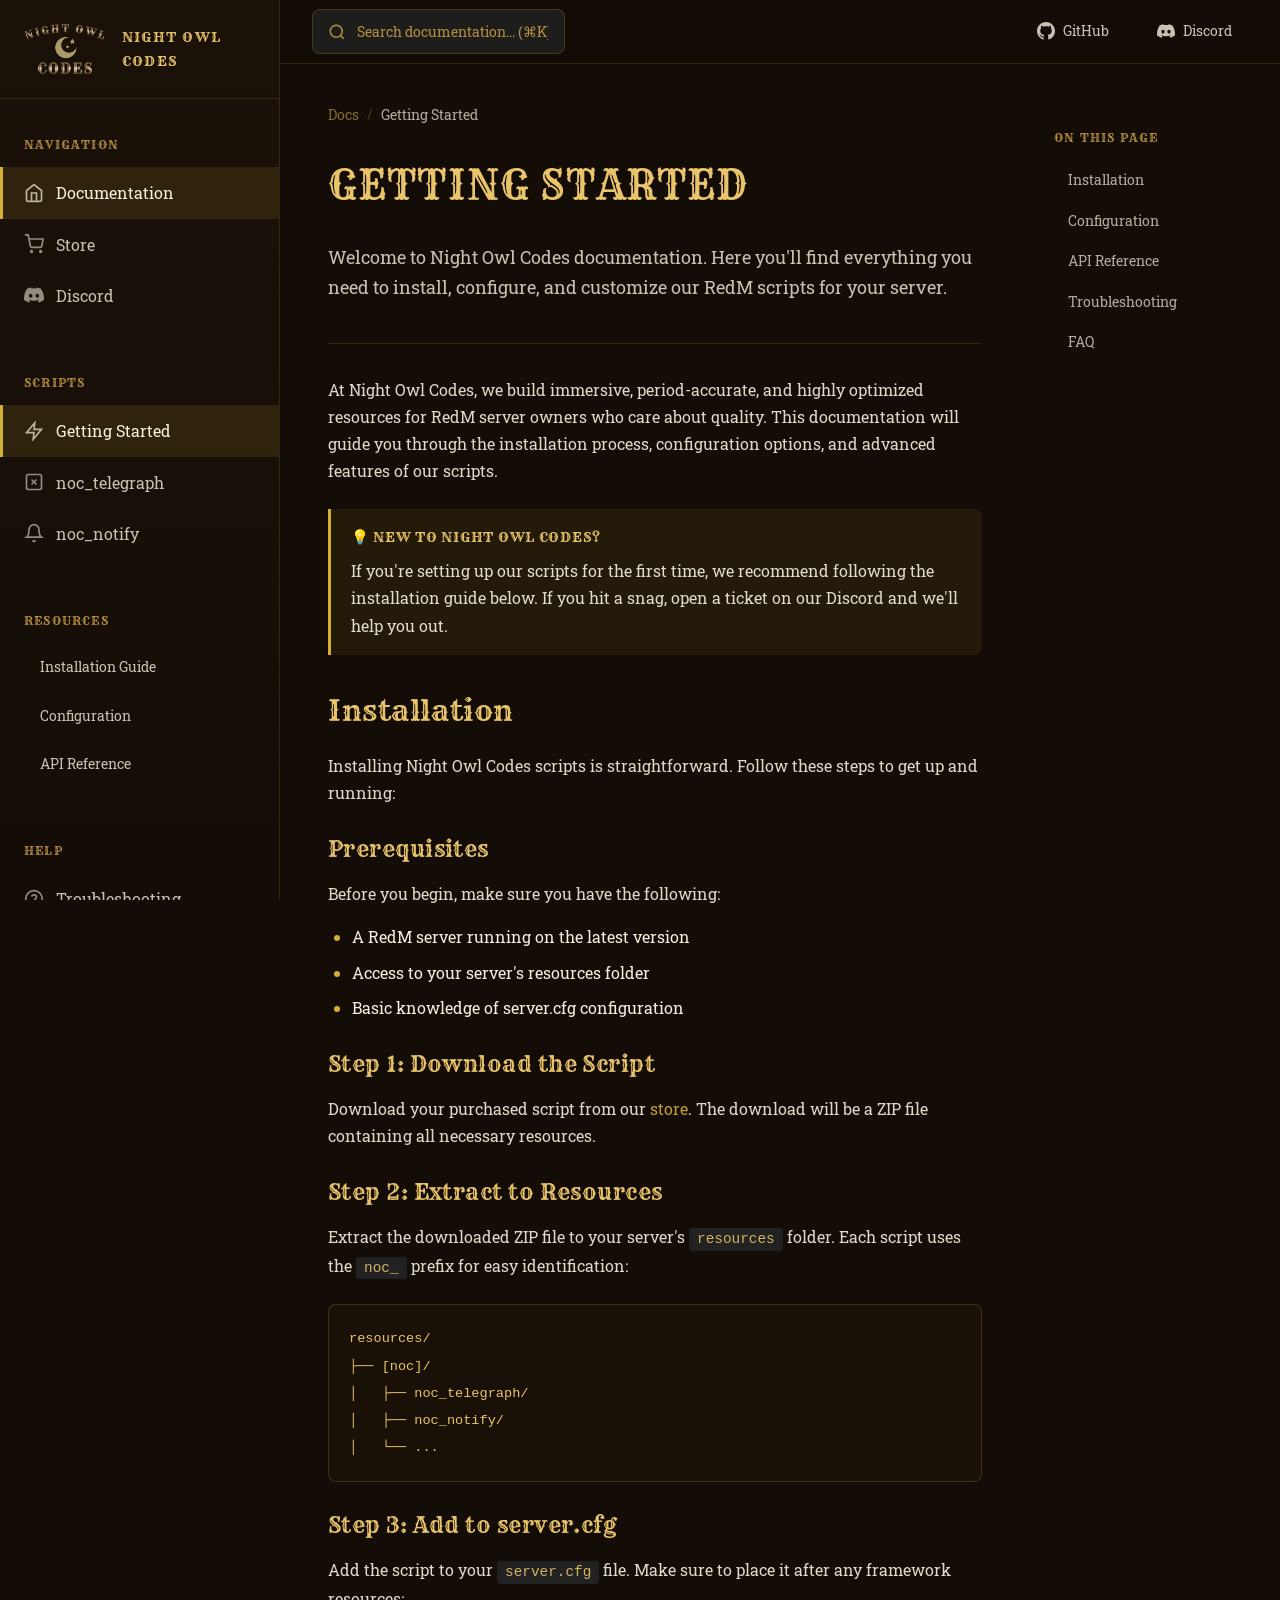
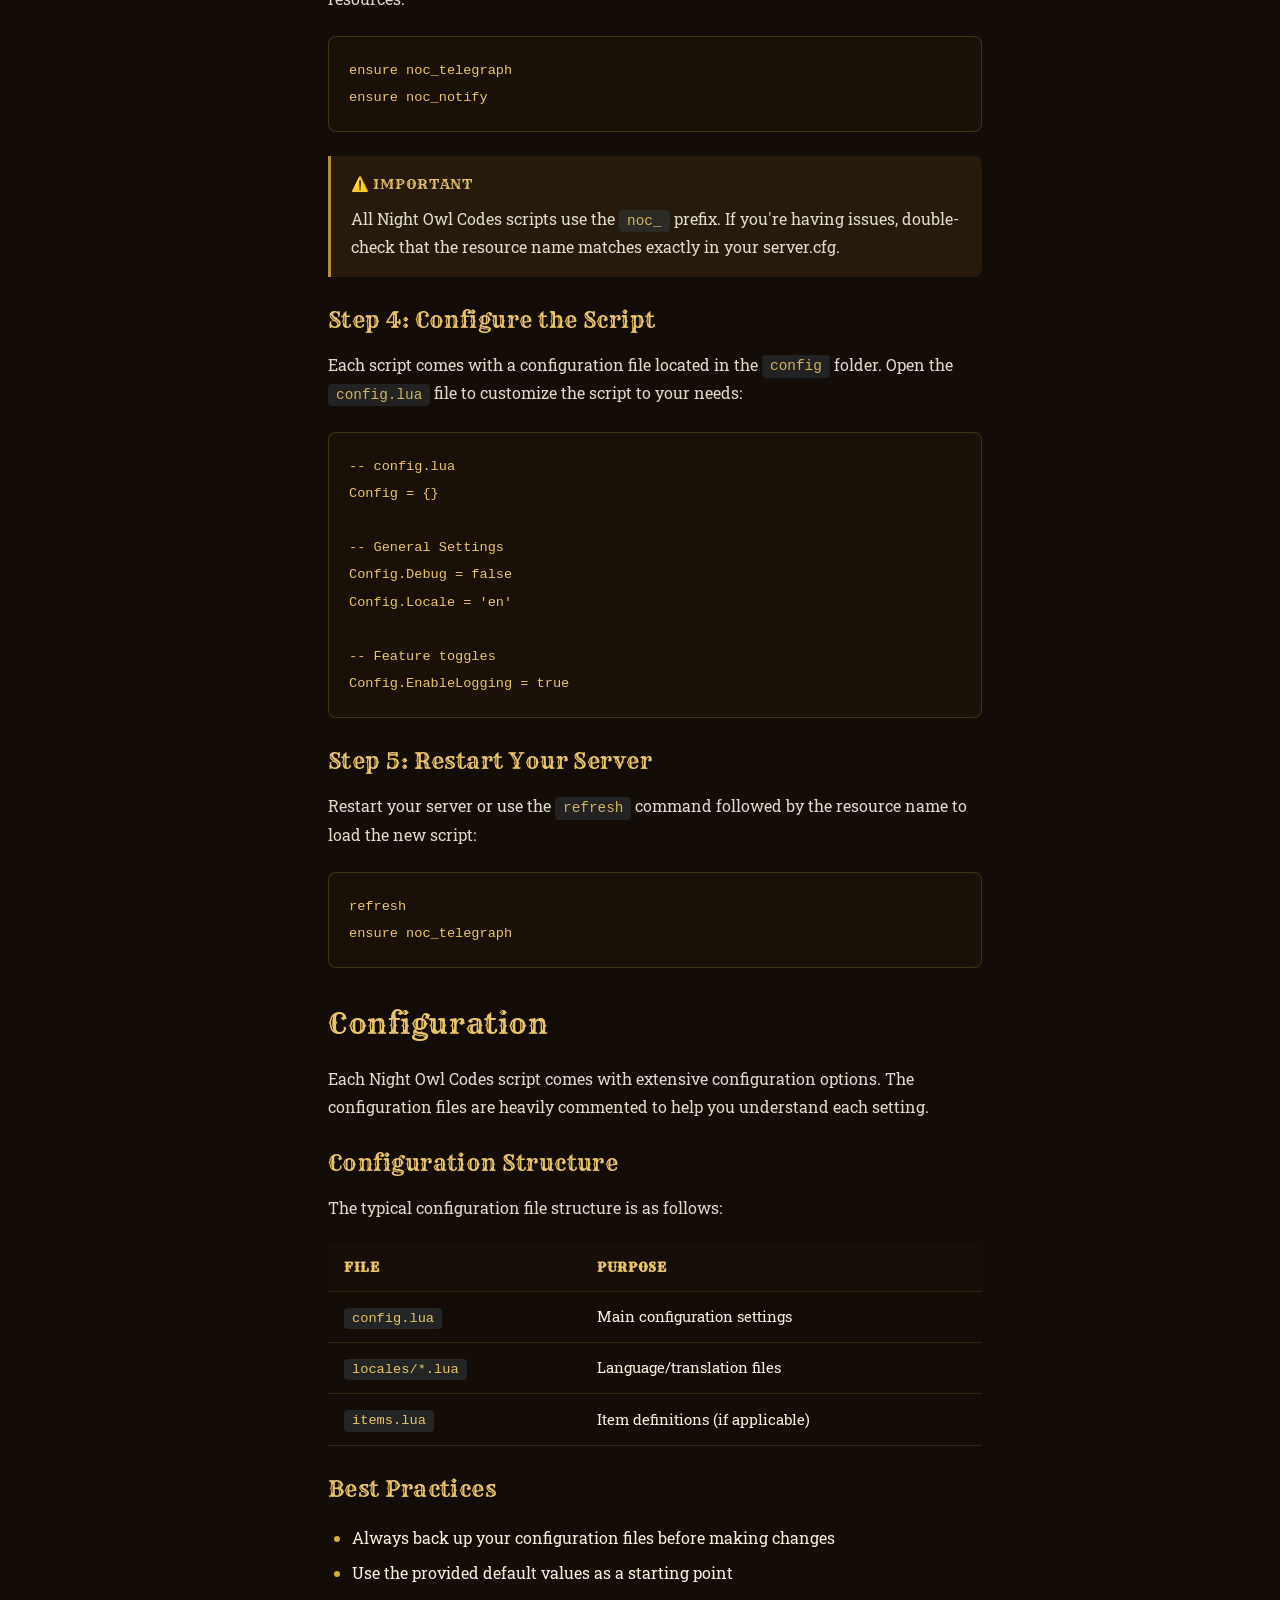
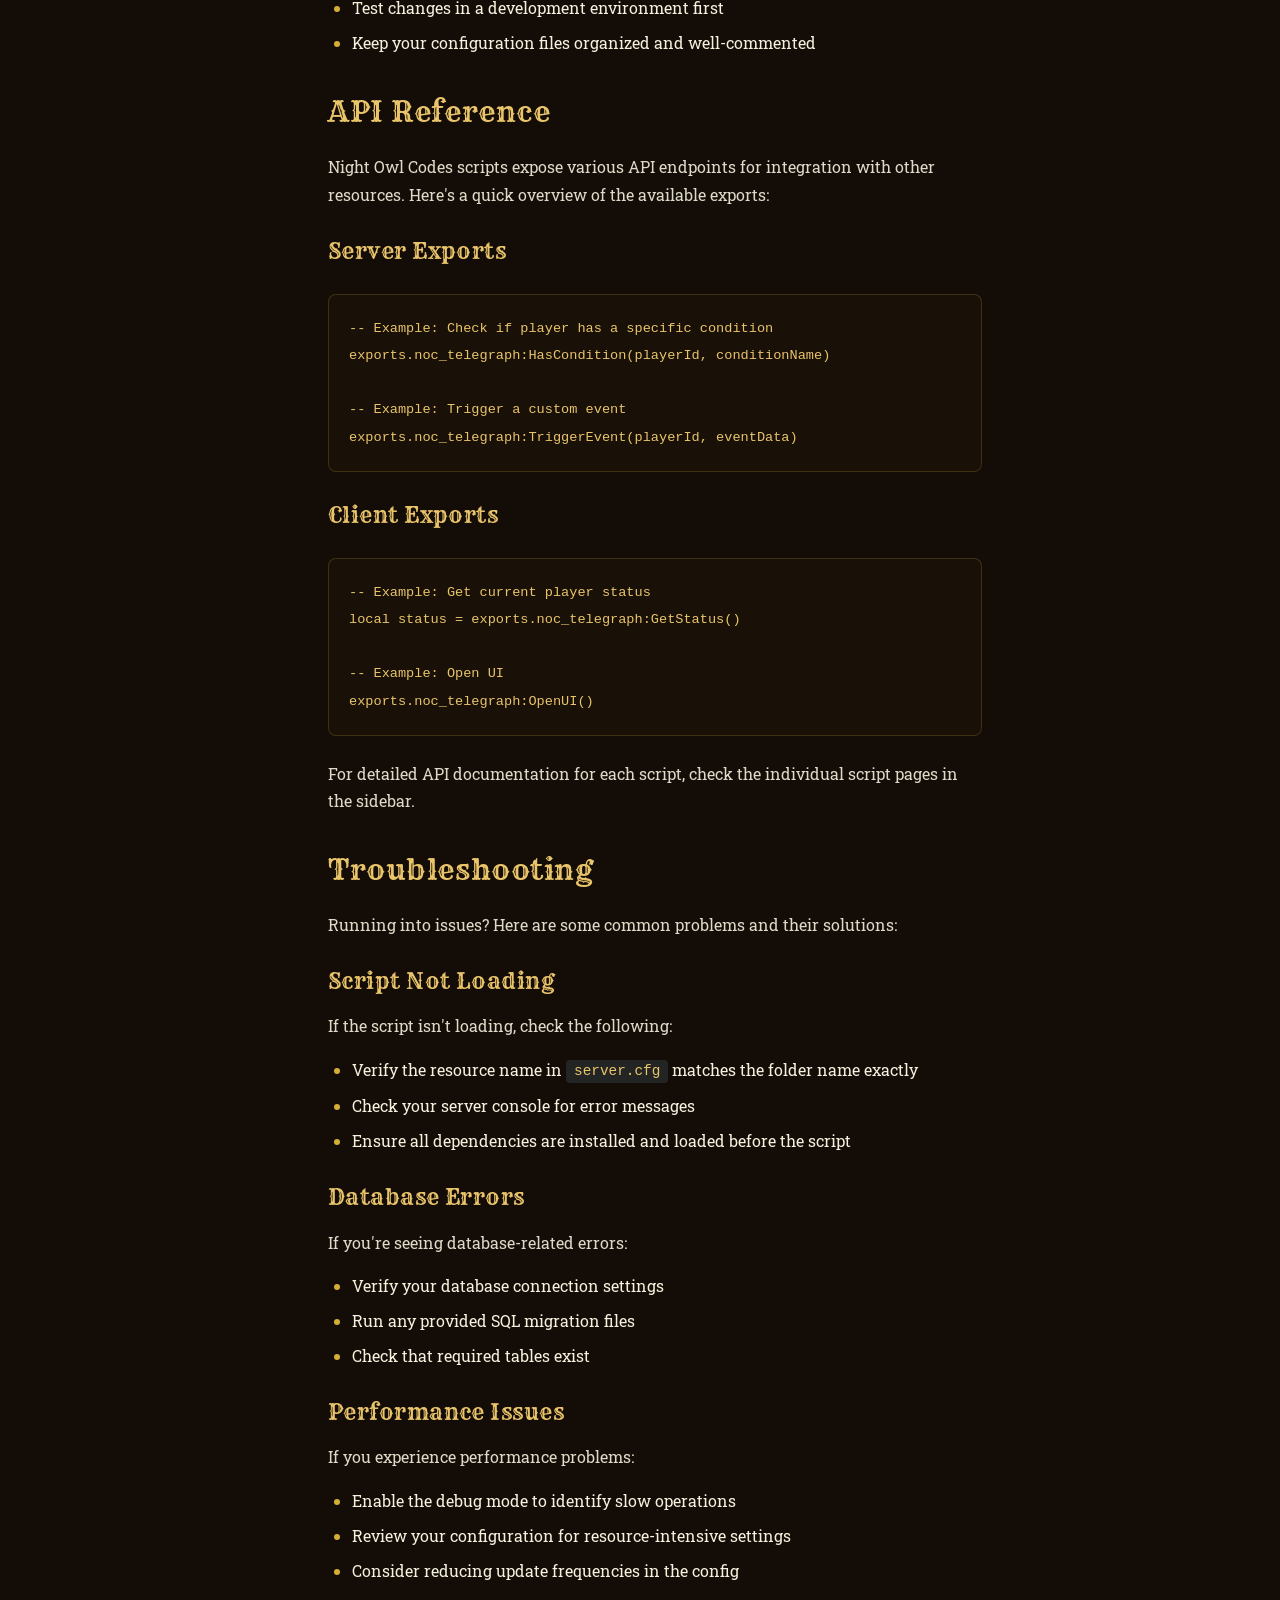
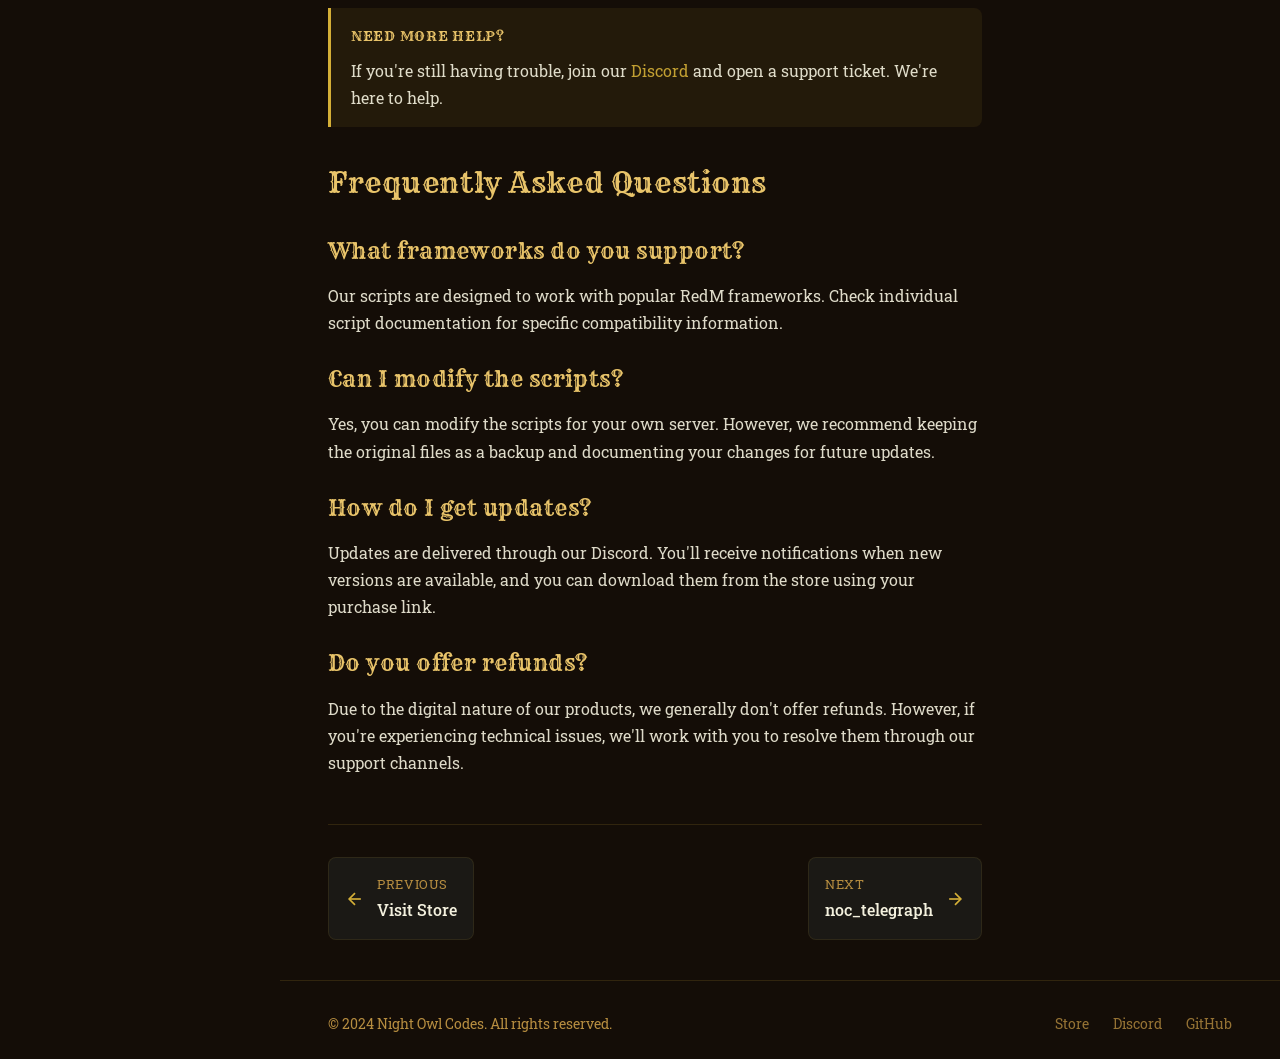
<file: index.html>
<!DOCTYPE html>
<html lang="en">
<head>
    <meta charset="UTF-8">
    <meta name="viewport" content="width=device-width, initial-scale=1.0">
    <meta name="description" content="Night Owl Codes - Premium RedM script documentation and resources for server owners who care about quality.">
    <meta name="theme-color" content="#140D07">
    <title>Getting Started - Night Owl Codes Documentation</title>
    <link rel="stylesheet" href="styles/main.css">
    <link rel="icon" type="image/png" href="assets/images/logo-transparent.png">
    <style>
        /* Additional inline styles for search results dropdown */
        .search-results {
            position: absolute;
            top: 100%;
            left: 0;
            right: 0;
            background: rgba(26, 18, 9, 0.98);
            border: 1px solid rgba(212, 175, 55, 0.2);
            border-radius: 8px;
            margin-top: 0.5rem;
            max-height: 300px;
            overflow-y: auto;
            opacity: 0;
            visibility: hidden;
            transform: translateY(-10px);
            transition: all 0.2s ease;
            z-index: 100;
        }
        
        .search-results.visible {
            opacity: 1;
            visibility: visible;
            transform: translateY(0);
        }
        
        .search-result-item {
            display: flex;
            justify-content: space-between;
            align-items: center;
            padding: 0.75rem 1rem;
            color: var(--antique-parchment);
            border-bottom: 1px solid rgba(212, 175, 55, 0.1);
            transition: all 0.2s ease;
        }
        
        .search-result-item:last-child {
            border-bottom: none;
        }
        
        .search-result-item:hover {
            background: rgba(212, 175, 55, 0.1);
        }
        
        .search-result-title {
            font-weight: 500;
        }
        
        .search-result-category {
            font-size: 0.75rem;
            color: var(--code-warden-bronze);
            text-transform: uppercase;
            letter-spacing: 0.05em;
        }
        
        .search-result-empty {
            padding: 1rem;
            text-align: center;
            color: var(--code-warden-bronze);
        }
        
        /* Code copy button */
        .code-copy-btn {
            position: absolute;
            top: 0.5rem;
            right: 0.5rem;
            padding: 0.5rem;
            background: rgba(212, 175, 55, 0.1);
            border: 1px solid rgba(212, 175, 55, 0.2);
            border-radius: 4px;
            color: var(--code-warden-bronze);
            cursor: pointer;
            opacity: 0;
            transition: all 0.2s ease;
        }
        
        pre:hover .code-copy-btn {
            opacity: 1;
        }
        
        .code-copy-btn:hover {
            background: rgba(212, 175, 55, 0.2);
            color: var(--classic-gold);
        }
        
        .code-copy-btn.copied {
            color: #4ade80;
        }
        
        /* Mobile menu overlay */
        .sidebar-overlay {
            position: fixed;
            top: 0;
            left: 0;
            right: 0;
            bottom: 0;
            background: rgba(0, 0, 0, 0.5);
            opacity: 0;
            visibility: hidden;
            transition: all 0.3s ease;
            z-index: 99;
        }
        
        .sidebar-overlay.visible {
            opacity: 1;
            visibility: visible;
        }
        
        /* Mobile menu toggle */
        .mobile-menu-toggle {
            display: none;
            padding: 0.5rem;
            background: none;
            border: 1px solid rgba(212, 175, 55, 0.2);
            border-radius: 4px;
            color: var(--antique-parchment);
            cursor: pointer;
        }
        
        @media (max-width: 768px) {
            .mobile-menu-toggle {
                display: flex;
            }
        }
        
        body.sidebar-open {
            overflow: hidden;
        }
    </style>
<script src="https://sites.super.myninja.ai/_assets/ninja-daytona-script.js"></script>
</head>
<body>
    <div class="docs-container">
        <!-- Sidebar Navigation -->
        <aside class="sidebar">
            <div class="logo-section">
                <img src="assets/images/logo-transparent.png" alt="Night Owl Codes Logo">
                <span class="logo-text">Night Owl Codes</span>
            </div>
            
            <nav class="nav-section">
                <div class="nav-section-title">Navigation</div>
                <a href="index.html" class="nav-item active">
                    <svg class="nav-item-icon" viewBox="0 0 24 24" fill="none" stroke="currentColor" stroke-width="2">
                        <path d="M3 9l9-7 9 7v11a2 2 0 0 1-2 2H5a2 2 0 0 1-2-2z"></path>
                        <polyline points="9 22 9 12 15 12 15 22"></polyline>
                    </svg>
                    <span>Documentation</span>
                </a>
                <a href="https://nightowlcodes.com" class="nav-item">
                    <svg class="nav-item-icon" viewBox="0 0 24 24" fill="none" stroke="currentColor" stroke-width="2">
                        <circle cx="9" cy="21" r="1"></circle>
                        <circle cx="20" cy="21" r="1"></circle>
                        <path d="M1 1h4l2.68 13.39a2 2 0 0 0 2 1.61h9.72a2 2 0 0 0 2-1.61L23 6H6"></path>
                    </svg>
                    <span>Store</span>
                </a>
                <a href="https://discord.gg/nKnN7YTXGv" class="nav-item">
                    <svg class="nav-item-icon" viewBox="0 0 24 24" fill="currentColor">
                        <path d="M20.317 4.37a19.791 19.791 0 0 0-4.885-1.515.074.074 0 0 0-.079.037c-.21.375-.444.864-.608 1.25a18.27 18.27 0 0 0-5.487 0 12.64 12.64 0 0 0-.617-1.25.077.077 0 0 0-.079-.037A19.736 19.736 0 0 0 3.677 4.37a.07.07 0 0 0-.032.027C.533 9.046-.32 13.58.099 18.057a.082.082 0 0 0 .031.057 19.9 19.9 0 0 0 5.993 3.03.078.078 0 0 0 .084-.028 14.09 14.09 0 0 0 1.226-1.994.076.076 0 0 0-.041-.106 13.107 13.107 0 0 1-1.872-.892.077.077 0 0 1-.008-.128 10.2 10.2 0 0 0 .372-.292.074.074 0 0 1 .077-.01c3.928 1.793 8.18 1.793 12.062 0a.074.074 0 0 1 .078.01c.12.098.246.198.373.292a.077.077 0 0 1-.006.127 12.299 12.299 0 0 1-1.873.892.077.077 0 0 0-.041.107c.36.698.772 1.362 1.225 1.993a.076.076 0 0 0 .084.028 19.839 19.839 0 0 0 6.002-3.03.077.077 0 0 0 .032-.054c.5-5.177-.838-9.674-3.549-13.66a.061.061 0 0 0-.031-.03zM8.02 15.33c-1.183 0-2.157-1.085-2.157-2.419 0-1.333.956-2.419 2.157-2.419 1.21 0 2.176 1.096 2.157 2.42 0 1.333-.956 2.418-2.157 2.418zm7.975 0c-1.183 0-2.157-1.085-2.157-2.419 0-1.333.955-2.419 2.157-2.419 1.21 0 2.176 1.096 2.157 2.42 0 1.333-.946 2.418-2.157 2.418z"/>
                    </svg>
                    <span>Discord</span>
                </a>
            </nav>
            
            <nav class="nav-section">
                <div class="nav-section-title">Scripts</div>
                <a href="index.html" class="nav-item active">
                    <svg class="nav-item-icon" viewBox="0 0 24 24" fill="none" stroke="currentColor" stroke-width="2">
                        <polygon points="13 2 3 14 12 14 11 22 21 10 12 10 13 2"></polygon>
                    </svg>
                    <span>Getting Started</span>
                </a>
                <a href="scripts/noc_telegraph.html" class="nav-item">
                    <svg class="nav-item-icon" viewBox="0 0 24 24" fill="none" stroke="currentColor" stroke-width="2">
                        <rect x="3" y="3" width="18" height="18" rx="2" ry="2"></rect>
                        <line x1="9" y1="9" x2="15" y2="15"></line>
                        <line x1="15" y1="9" x2="9" y2="15"></line>
                    </svg>
                    <span>noc_telegraph</span>
                </a>
                <a href="scripts/noc_notify.html" class="nav-item">
                    <svg class="nav-item-icon" viewBox="0 0 24 24" fill="none" stroke="currentColor" stroke-width="2">
                        <path d="M18 8A6 6 0 0 0 6 8c0 7-3 9-3 9h18s-3-2-3-9"></path>
                        <path d="M13.73 21a2 2 0 0 1-3.46 0"></path>
                    </svg>
                    <span>noc_notify</span>
                </a>
            </nav>
            
            <nav class="nav-section">
                <div class="nav-section-title">Resources</div>
                <a href="#installation" class="nav-item children">
                    <span>Installation Guide</span>
                </a>
                <a href="#configuration" class="nav-item children">
                    <span>Configuration</span>
                </a>
                <a href="#api" class="nav-item children">
                    <span>API Reference</span>
                </a>
            </nav>
            
            <nav class="nav-section">
                <div class="nav-section-title">Help</div>
                <a href="#troubleshooting" class="nav-item">
                    <svg class="nav-item-icon" viewBox="0 0 24 24" fill="none" stroke="currentColor" stroke-width="2">
                        <circle cx="12" cy="12" r="10"></circle>
                        <path d="M9.09 9a3 3 0 0 1 5.83 1c0 2-3 3-3 3"></path>
                        <line x1="12" y1="17" x2="12.01" y2="17"></line>
                    </svg>
                    <span>Troubleshooting</span>
                </a>
                <a href="#faq" class="nav-item">
                    <svg class="nav-item-icon" viewBox="0 0 24 24" fill="none" stroke="currentColor" stroke-width="2">
                        <path d="M21 15a2 2 0 0 1-2 2H7l-4 4V5a2 2 0 0 1 2-2h14a2 2 0 0 1 2 2z"></path>
                    </svg>
                    <span>FAQ</span>
                </a>
            </nav>
        </aside>
        
        <!-- Sidebar Overlay for Mobile -->
        <div class="sidebar-overlay"></div>
        
        <!-- Main Content -->
        <main class="main-content">
            <!-- Header -->
            <header class="header">
                <div style="display: flex; align-items: center; gap: 1rem;">
                    <button class="mobile-menu-toggle">
                        <svg width="24" height="24" viewBox="0 0 24 24" fill="none" stroke="currentColor" stroke-width="2">
                            <line x1="3" y1="12" x2="21" y2="12"></line>
                            <line x1="3" y1="6" x2="21" y2="6"></line>
                            <line x1="3" y1="18" x2="21" y2="18"></line>
                        </svg>
                    </button>
                    <div class="search-container">
                        <svg class="search-icon" width="18" height="18" viewBox="0 0 24 24" fill="none" stroke="currentColor" stroke-width="2">
                            <circle cx="11" cy="11" r="8"></circle>
                            <line x1="21" y1="21" x2="16.65" y2="16.65"></line>
                        </svg>
                        <input type="text" class="search-input" placeholder="Search documentation... (⌘K)">
                        <div class="search-results"></div>
                    </div>
                </div>
                
                <div class="header-actions">
                    <a href="https://github.com/night-owl-codes" class="header-link">
                        <svg viewBox="0 0 24 24" fill="currentColor">
                            <path d="M12 0c-6.626 0-12 5.373-12 12 0 5.302 3.438 9.8 8.207 11.387.599.111.793-.261.793-.577v-2.234c-3.338.726-4.033-1.416-4.033-1.416-.546-1.387-1.333-1.756-1.333-1.756-1.089-.745.083-.729.083-.729 1.205.084 1.839 1.237 1.839 1.237 1.07 1.834 2.807 1.304 3.492.997.107-.775.418-1.305.762-1.604-2.665-.305-5.467-1.334-5.467-5.931 0-1.311.469-2.381 1.236-3.221-.124-.303-.535-1.524.117-3.176 0 0 1.008-.322 3.301 1.23.957-.266 1.983-.399 3.003-.404 1.02.005 2.047.138 3.006.404 2.291-1.552 3.297-1.23 3.297-1.23.653 1.653.242 2.874.118 3.176.77.84 1.235 1.911 1.235 3.221 0 4.609-2.807 5.624-5.479 5.921.43.372.823 1.102.823 2.222v3.293c0 .319.192.694.801.576 4.765-1.589 8.199-6.086 8.199-11.386 0-6.627-5.373-12-12-12z"/>
                        </svg>
                        <span>GitHub</span>
                    </a>
                    <a href="https://discord.gg/nKnN7YTXGv" class="header-link">
                        <svg viewBox="0 0 24 24" fill="currentColor" width="18" height="18">
                            <path d="M20.317 4.37a19.791 19.791 0 0 0-4.885-1.515.074.074 0 0 0-.079.037c-.21.375-.444.864-.608 1.25a18.27 18.27 0 0 0-5.487 0 12.64 12.64 0 0 0-.617-1.25.077.077 0 0 0-.079-.037A19.736 19.736 0 0 0 3.677 4.37a.07.07 0 0 0-.032.027C.533 9.046-.32 13.58.099 18.057a.082.082 0 0 0 .031.057 19.9 19.9 0 0 0 5.993 3.03.078.078 0 0 0 .084-.028 14.09 14.09 0 0 0 1.226-1.994.076.076 0 0 0-.041-.106 13.107 13.107 0 0 1-1.872-.892.077.077 0 0 1-.008-.128 10.2 10.2 0 0 0 .372-.292.074.074 0 0 1 .077-.01c3.928 1.793 8.18 1.793 12.062 0a.074.074 0 0 1 .078.01c.12.098.246.198.373.292a.077.077 0 0 1-.006.127 12.299 12.299 0 0 1-1.873.892.077.077 0 0 0-.041.107c.36.698.772 1.362 1.225 1.993a.076.076 0 0 0 .084.028 19.839 19.839 0 0 0 6.002-3.03.077.077 0 0 0 .032-.054c.5-5.177-.838-9.674-3.549-13.66a.061.061 0 0 0-.031-.03zM8.02 15.33c-1.183 0-2.157-1.085-2.157-2.419 0-1.333.956-2.419 2.157-2.419 1.21 0 2.176 1.096 2.157 2.42 0 1.333-.956 2.418-2.157 2.418zm7.975 0c-1.183 0-2.157-1.085-2.157-2.419 0-1.333.955-2.419 2.157-2.419 1.21 0 2.176 1.096 2.157 2.42 0 1.333-.946 2.418-2.157 2.418z"/>
                        </svg>
                        <span>Discord</span>
                    </a>
                </div>
            </header>
            
            <!-- Content Wrapper -->
            <div class="content-wrapper">
                <!-- Main Content Area -->
                <div class="content-area">
                    <article class="article">
                        <div class="article-header">
                            <nav class="breadcrumbs">
                                <a href="index.html">Docs</a>
                                <span class="breadcrumb-separator">/</span>
                                <span>Getting Started</span>
                            </nav>
                            <h1>Getting Started</h1>
                            <p style="font-size: 1.1rem; opacity: 0.8; margin-top: 1rem;">Welcome to Night Owl Codes documentation. Here you'll find everything you need to install, configure, and customize our RedM scripts for your server.</p>
                        </div>
                        
                        <p>At Night Owl Codes, we build immersive, period-accurate, and highly optimized resources for RedM server owners who care about quality. This documentation will guide you through the installation process, configuration options, and advanced features of our scripts.</p>
                        
                        <div class="info-box">
                            <div class="info-box-title">💡 New to Night Owl Codes?</div>
                            <p style="margin: 0;">If you're setting up our scripts for the first time, we recommend following the installation guide below. If you hit a snag, open a ticket on our Discord and we'll help you out.</p>
                        </div>
                        
                        <h2 id="installation">Installation</h2>
                        
                        <p>Installing Night Owl Codes scripts is straightforward. Follow these steps to get up and running:</p>
                        
                        <h3>Prerequisites</h3>
                        <p>Before you begin, make sure you have the following:</p>
                        <ul>
                            <li>A RedM server running on the latest version</li>
                            <li>Access to your server's resources folder</li>
                            <li>Basic knowledge of server.cfg configuration</li>
                        </ul>
                        
                        <h3>Step 1: Download the Script</h3>
                        <p>Download your purchased script from our <a href="https://nightowlcodes.com">store</a>. The download will be a ZIP file containing all necessary resources.</p>
                        
                        <h3>Step 2: Extract to Resources</h3>
                        <p>Extract the downloaded ZIP file to your server's <code>resources</code> folder. Each script uses the <code>noc_</code> prefix for easy identification:</p>
                        
                        <pre><code>resources/
├── [noc]/
│   ├── noc_telegraph/
│   ├── noc_notify/
│   └── ...</code></pre>
                        
                        <h3>Step 3: Add to server.cfg</h3>
                        <p>Add the script to your <code>server.cfg</code> file. Make sure to place it after any framework resources:</p>
                        
                        <pre><code>ensure noc_telegraph
ensure noc_notify</code></pre>
                        
                        <div class="info-box warning">
                            <div class="info-box-title">⚠️ Important</div>
                            <p style="margin: 0;">All Night Owl Codes scripts use the <code>noc_</code> prefix. If you're having issues, double-check that the resource name matches exactly in your server.cfg.</p>
                        </div>
                        
                        <h3>Step 4: Configure the Script</h3>
                        <p>Each script comes with a configuration file located in the <code>config</code> folder. Open the <code>config.lua</code> file to customize the script to your needs:</p>
                        
                        <pre><code>-- config.lua
Config = {}

-- General Settings
Config.Debug = false
Config.Locale = 'en'

-- Feature toggles
Config.EnableLogging = true</code></pre>
                        
                        <h3>Step 5: Restart Your Server</h3>
                        <p>Restart your server or use the <code>refresh</code> command followed by the resource name to load the new script:</p>
                        
                        <pre><code>refresh
ensure noc_telegraph</code></pre>
                        
                        <h2 id="configuration">Configuration</h2>
                        
                        <p>Each Night Owl Codes script comes with extensive configuration options. The configuration files are heavily commented to help you understand each setting.</p>
                        
                        <h3>Configuration Structure</h3>
                        <p>The typical configuration file structure is as follows:</p>
                        
                        <table>
                            <thead>
                                <tr>
                                    <th>File</th>
                                    <th>Purpose</th>
                                </tr>
                            </thead>
                            <tbody>
                                <tr>
                                    <td><code>config.lua</code></td>
                                    <td>Main configuration settings</td>
                                </tr>
                                <tr>
                                    <td><code>locales/*.lua</code></td>
                                    <td>Language/translation files</td>
                                </tr>
                                <tr>
                                    <td><code>items.lua</code></td>
                                    <td>Item definitions (if applicable)</td>
                                </tr>
                            </tbody>
                        </table>
                        
                        <h3>Best Practices</h3>
                        <ul>
                            <li>Always back up your configuration files before making changes</li>
                            <li>Use the provided default values as a starting point</li>
                            <li>Test changes in a development environment first</li>
                            <li>Keep your configuration files organized and well-commented</li>
                        </ul>
                        
                        <h2 id="api">API Reference</h2>
                        
                        <p>Night Owl Codes scripts expose various API endpoints for integration with other resources. Here's a quick overview of the available exports:</p>
                        
                        <h3>Server Exports</h3>
                        <pre><code>-- Example: Check if player has a specific condition
exports.noc_telegraph:HasCondition(playerId, conditionName)

-- Example: Trigger a custom event
exports.noc_telegraph:TriggerEvent(playerId, eventData)</code></pre>
                        
                        <h3>Client Exports</h3>
                        <pre><code>-- Example: Get current player status
local status = exports.noc_telegraph:GetStatus()

-- Example: Open UI
exports.noc_telegraph:OpenUI()</code></pre>
                        
                        <p>For detailed API documentation for each script, check the individual script pages in the sidebar.</p>
                        
                        <h2 id="troubleshooting">Troubleshooting</h2>
                        
                        <p>Running into issues? Here are some common problems and their solutions:</p>
                        
                        <h3>Script Not Loading</h3>
                        <p>If the script isn't loading, check the following:</p>
                        <ul>
                            <li>Verify the resource name in <code>server.cfg</code> matches the folder name exactly</li>
                            <li>Check your server console for error messages</li>
                            <li>Ensure all dependencies are installed and loaded before the script</li>
                        </ul>
                        
                        <h3>Database Errors</h3>
                        <p>If you're seeing database-related errors:</p>
                        <ul>
                            <li>Verify your database connection settings</li>
                            <li>Run any provided SQL migration files</li>
                            <li>Check that required tables exist</li>
                        </ul>
                        
                        <h3>Performance Issues</h3>
                        <p>If you experience performance problems:</p>
                        <ul>
                            <li>Enable the debug mode to identify slow operations</li>
                            <li>Review your configuration for resource-intensive settings</li>
                            <li>Consider reducing update frequencies in the config</li>
                        </ul>
                        
                        <div class="info-box">
                            <div class="info-box-title">Need More Help?</div>
                            <p style="margin: 0;">If you're still having trouble, join our <a href="https://discord.gg/nKnN7YTXGv">Discord</a> and open a support ticket. We're here to help.</p>
                        </div>
                        
                        <h2 id="faq">Frequently Asked Questions</h2>
                        
                        <h3>What frameworks do you support?</h3>
                        <p>Our scripts are designed to work with popular RedM frameworks. Check individual script documentation for specific compatibility information.</p>
                        
                        <h3>Can I modify the scripts?</h3>
                        <p>Yes, you can modify the scripts for your own server. However, we recommend keeping the original files as a backup and documenting your changes for future updates.</p>
                        
                        <h3>How do I get updates?</h3>
                        <p>Updates are delivered through our Discord. You'll receive notifications when new versions are available, and you can download them from the store using your purchase link.</p>
                        
                        <h3>Do you offer refunds?</h3>
                        <p>Due to the digital nature of our products, we generally don't offer refunds. However, if you're experiencing technical issues, we'll work with you to resolve them through our support channels.</p>
                        
                        <!-- Navigation Footer -->
                        <div class="nav-footer">
                            <a href="https://nightowlcodes.com" class="nav-footer-item">
                                <svg viewBox="0 0 24 24" fill="none" stroke="currentColor" stroke-width="2">
                                    <line x1="19" y1="12" x2="5" y2="12"></line>
                                    <polyline points="12 19 5 12 12 5"></polyline>
                                </svg>
                                <div>
                                    <div class="nav-footer-label">Previous</div>
                                    <div class="nav-footer-title">Visit Store</div>
                                </div>
                            </a>
                            <a href="scripts/noc_telegraph.html" class="nav-footer-item">
                                <div>
                                    <div class="nav-footer-label">Next</div>
                                    <div class="nav-footer-title">noc_telegraph</div>
                                </div>
                                <svg viewBox="0 0 24 24" fill="none" stroke="currentColor" stroke-width="2">
                                    <line x1="5" y1="12" x2="19" y2="12"></line>
                                    <polyline points="12 5 19 12 12 19"></polyline>
                                </svg>
                            </a>
                        </div>
                    </article>
                </div>
                
                <!-- Table of Contents Sidebar -->
                <aside class="toc-sidebar">
                    <div class="toc-title">On this page</div>
                    <ul class="toc-list">
                        <li class="toc-item"><a href="#installation">Installation</a></li>
                        <li class="toc-item"><a href="#configuration">Configuration</a></li>
                        <li class="toc-item"><a href="#api">API Reference</a></li>
                        <li class="toc-item"><a href="#troubleshooting">Troubleshooting</a></li>
                        <li class="toc-item"><a href="#faq">FAQ</a></li>
                    </ul>
                </aside>
            </div>
            
            <!-- Footer -->
            <footer class="footer">
                <span>&copy; 2024 Night Owl Codes. All rights reserved.</span>
                <div class="footer-links">
                    <a href="https://nightowlcodes.com">Store</a>
                    <a href="https://discord.gg/nKnN7YTXGv">Discord</a>
                    <a href="https://github.com/night-owl-codes">GitHub</a>
                </div>
            </footer>
        </main>
    </div>
    
    <script src="scripts/main.js"></script>
</body>
</html>
</file>
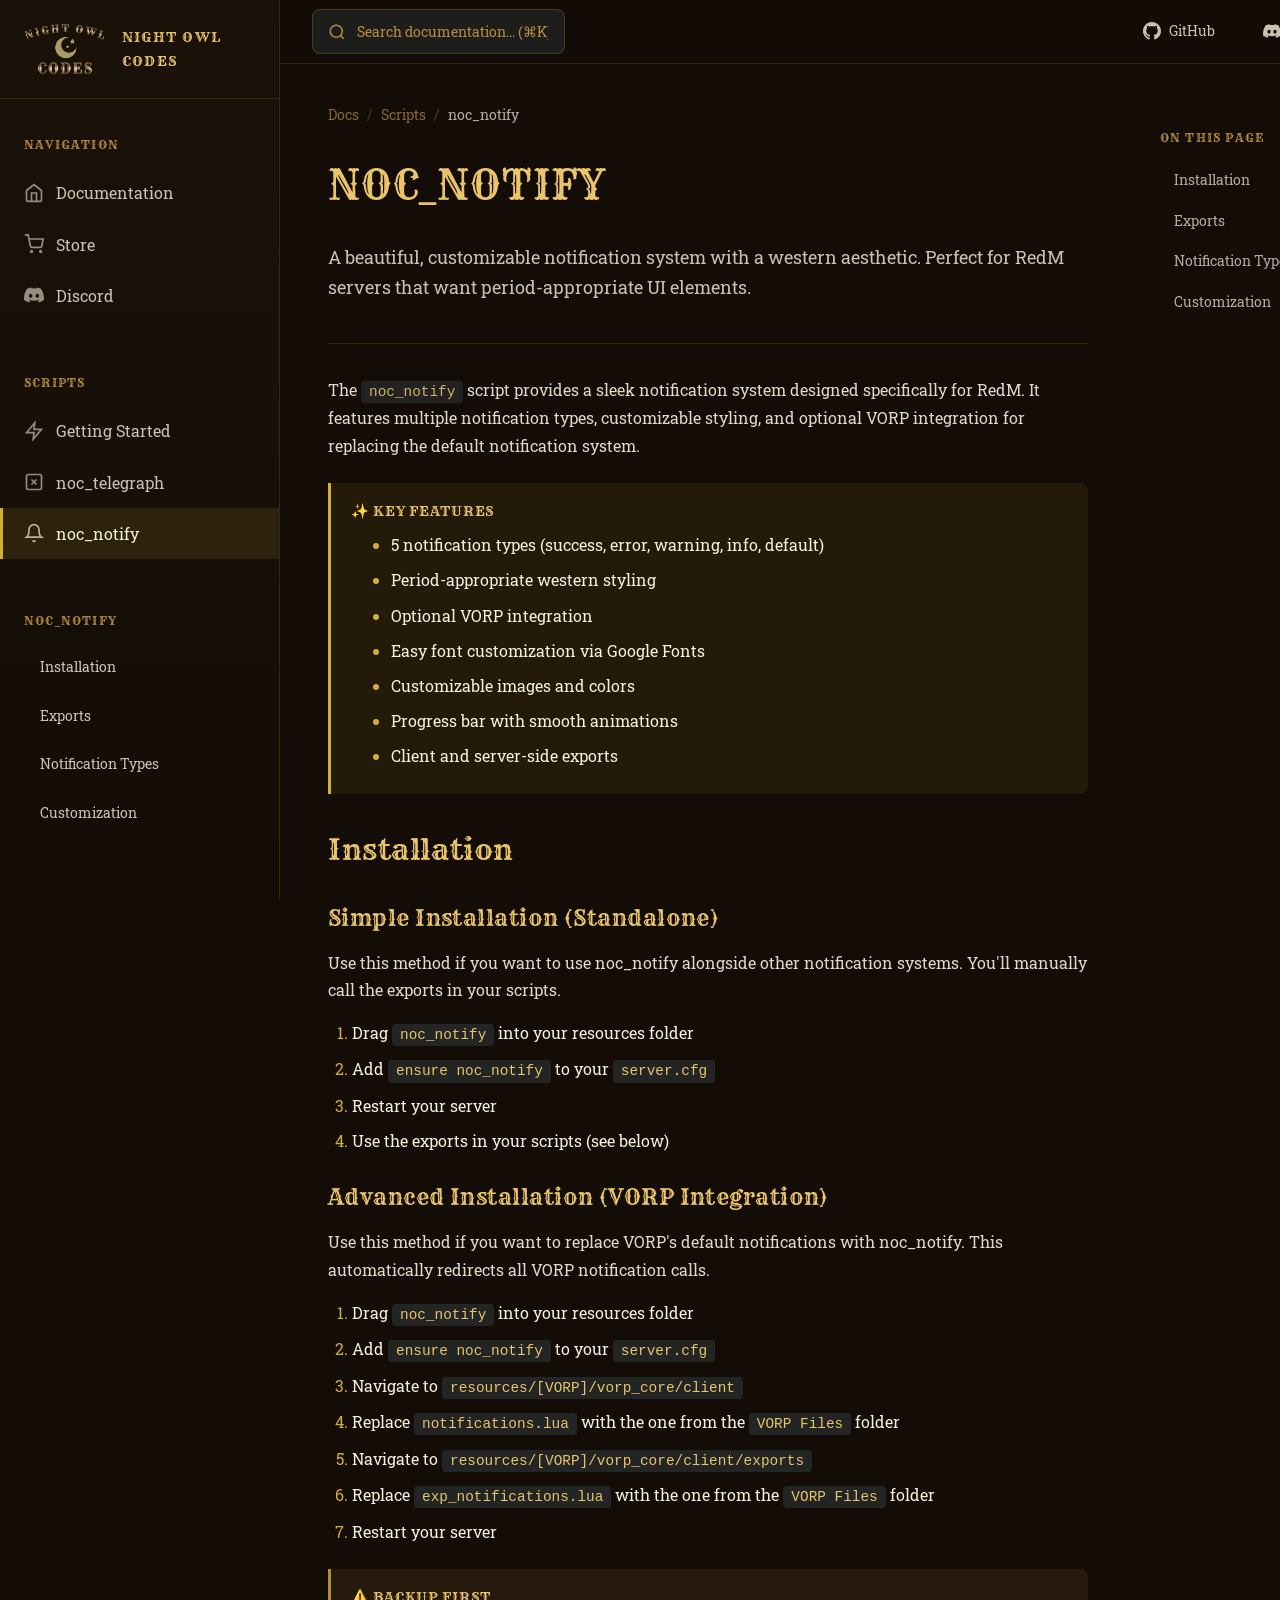
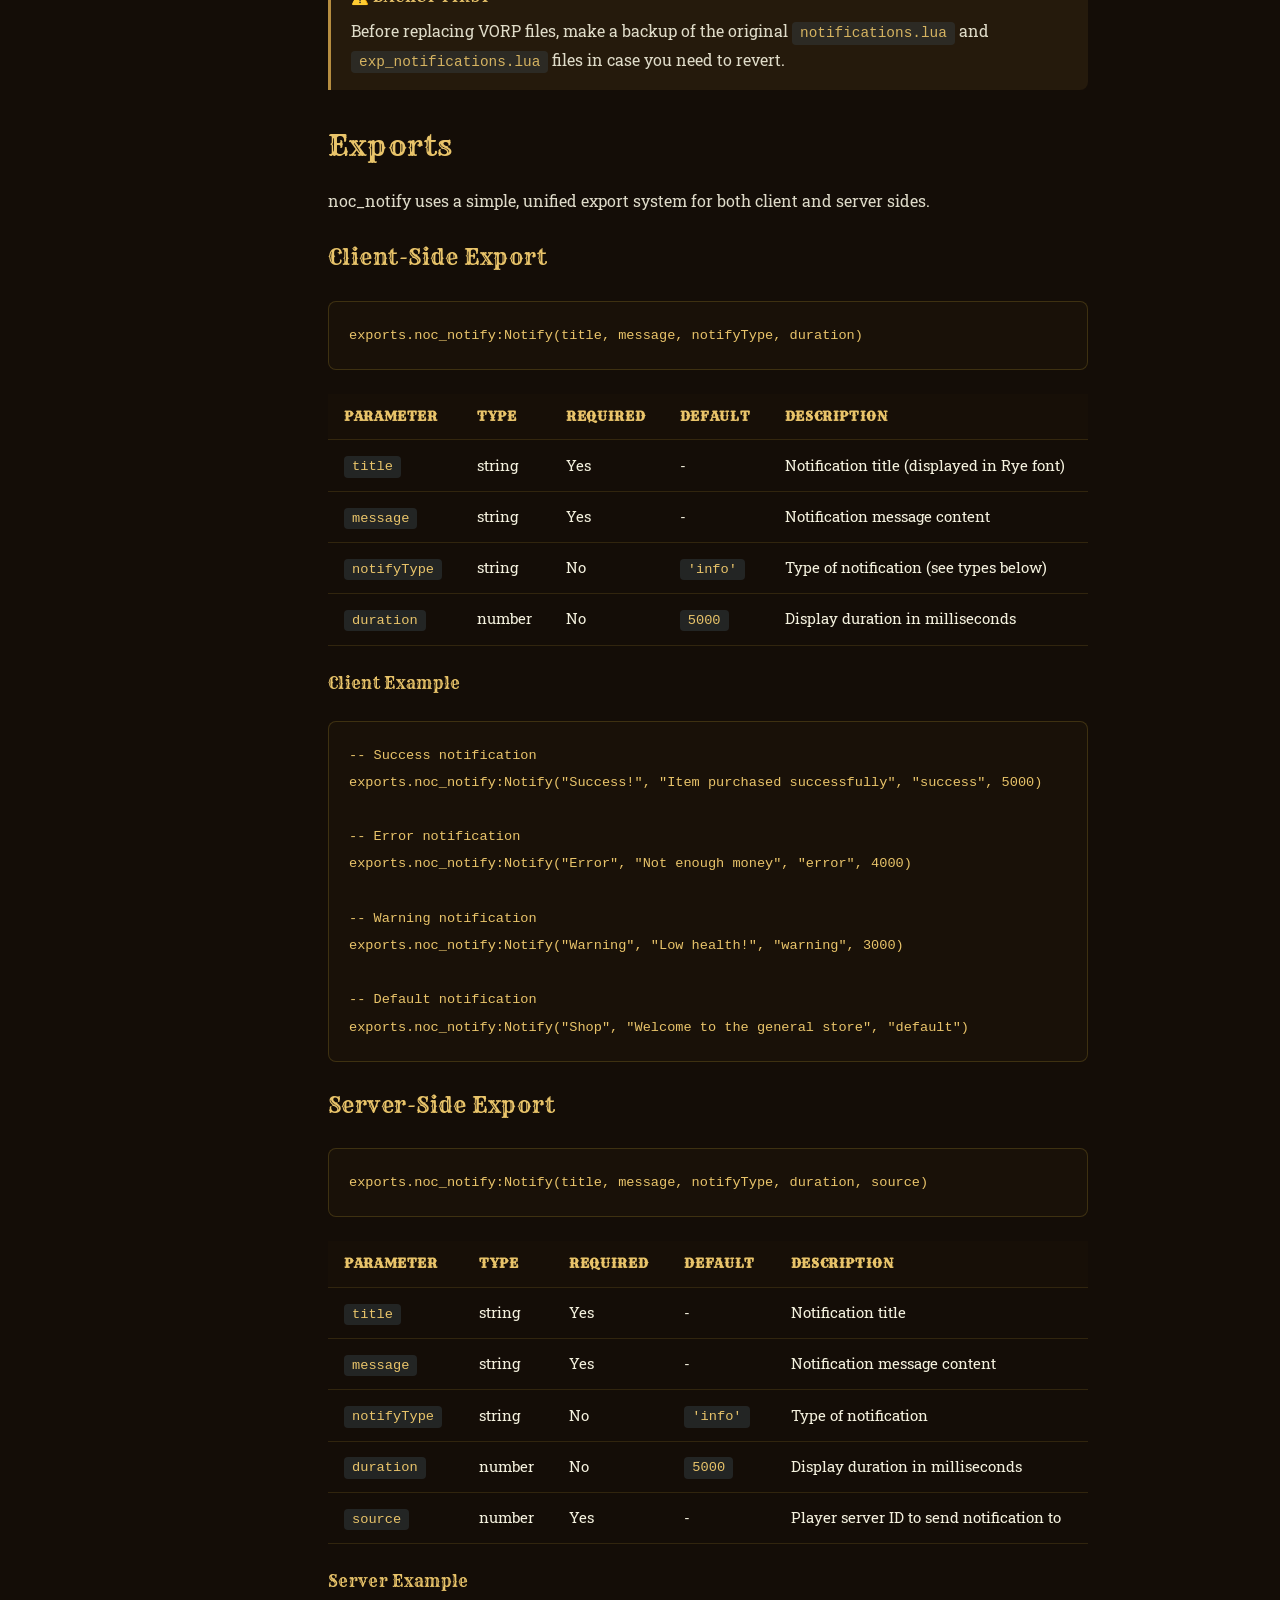
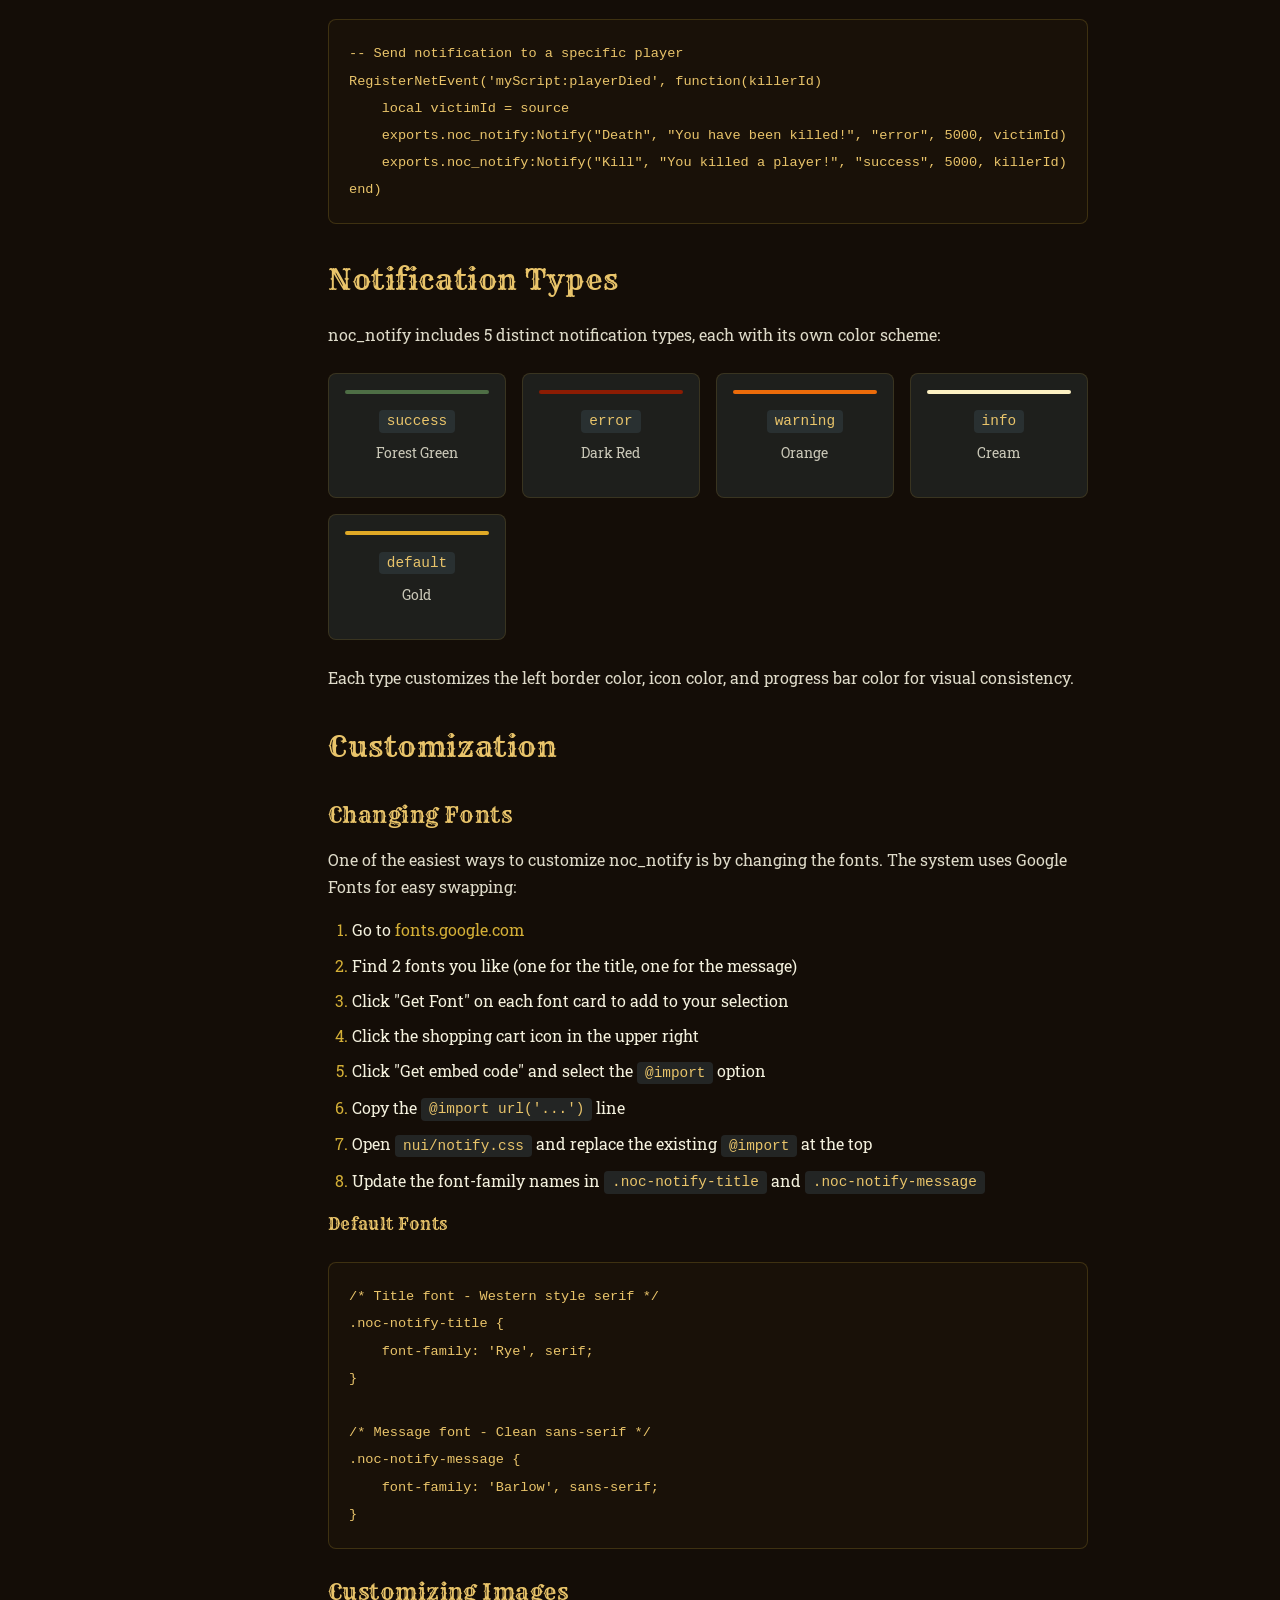
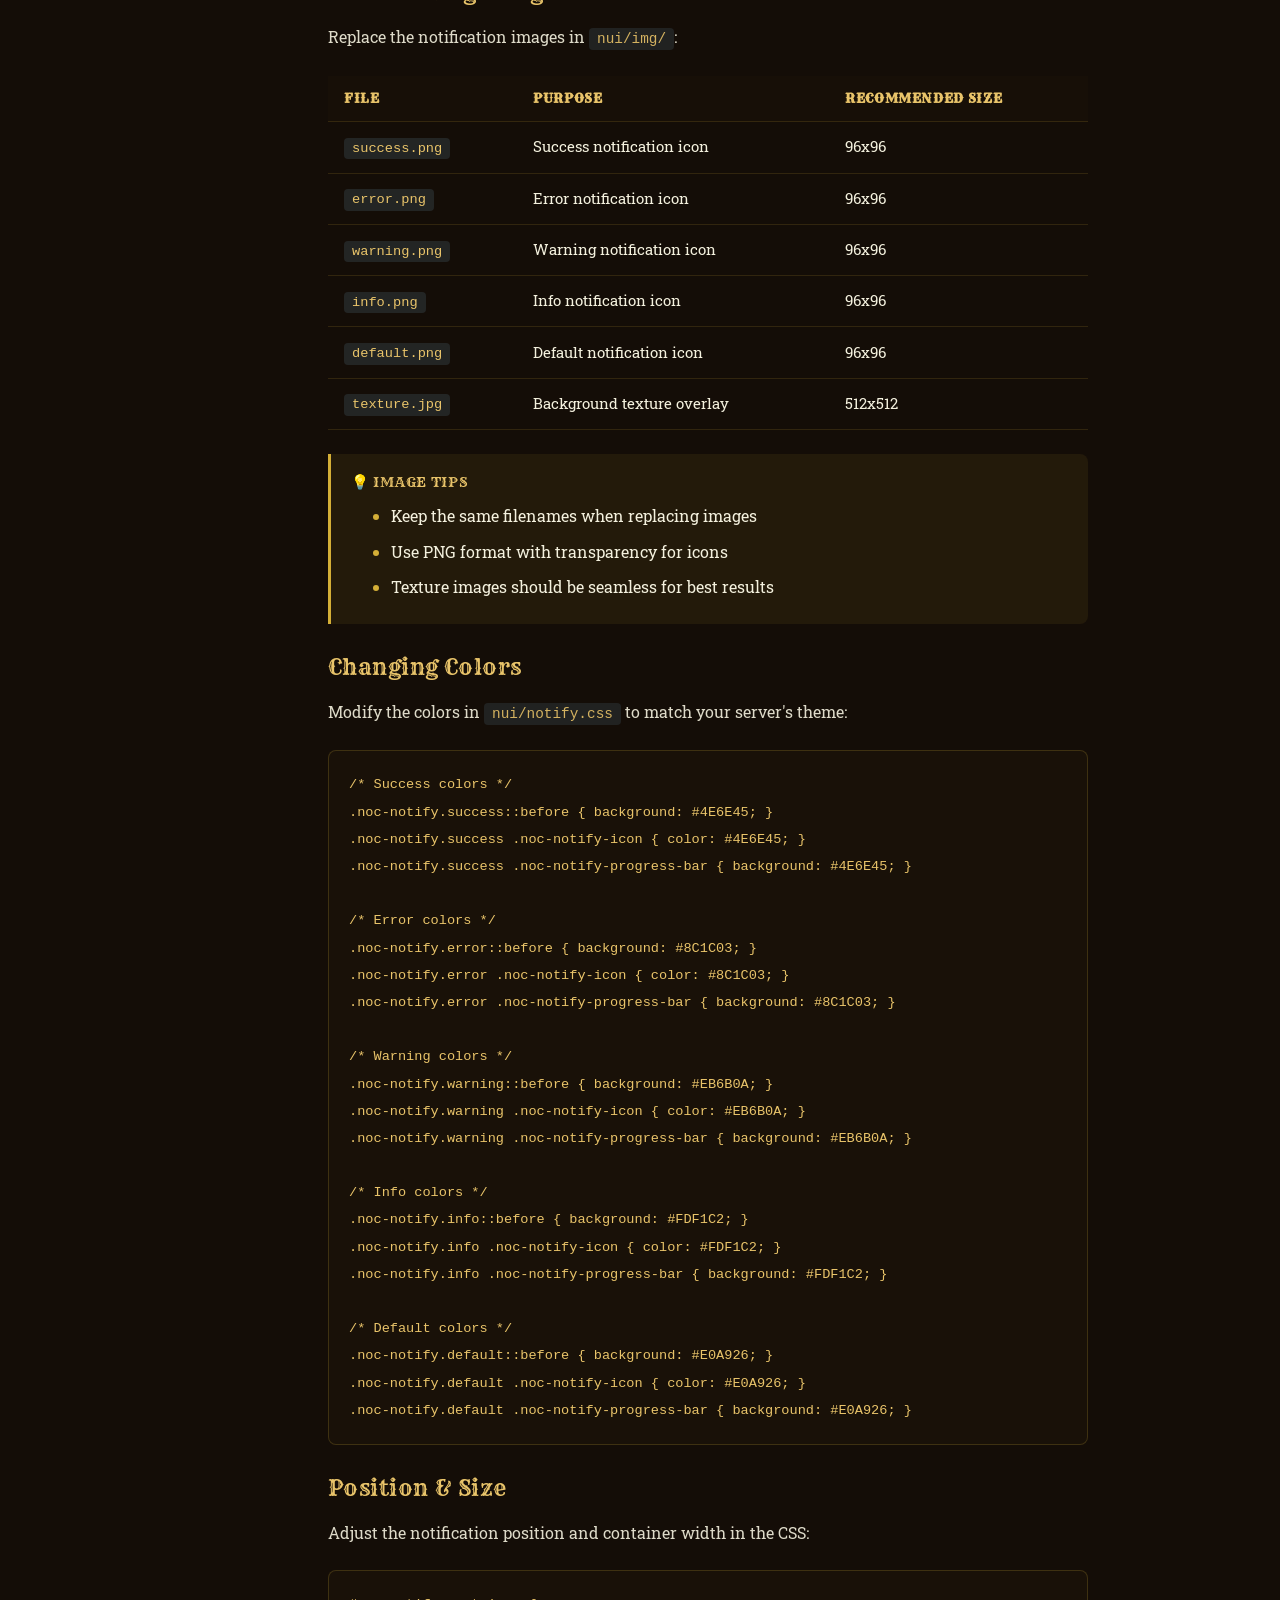
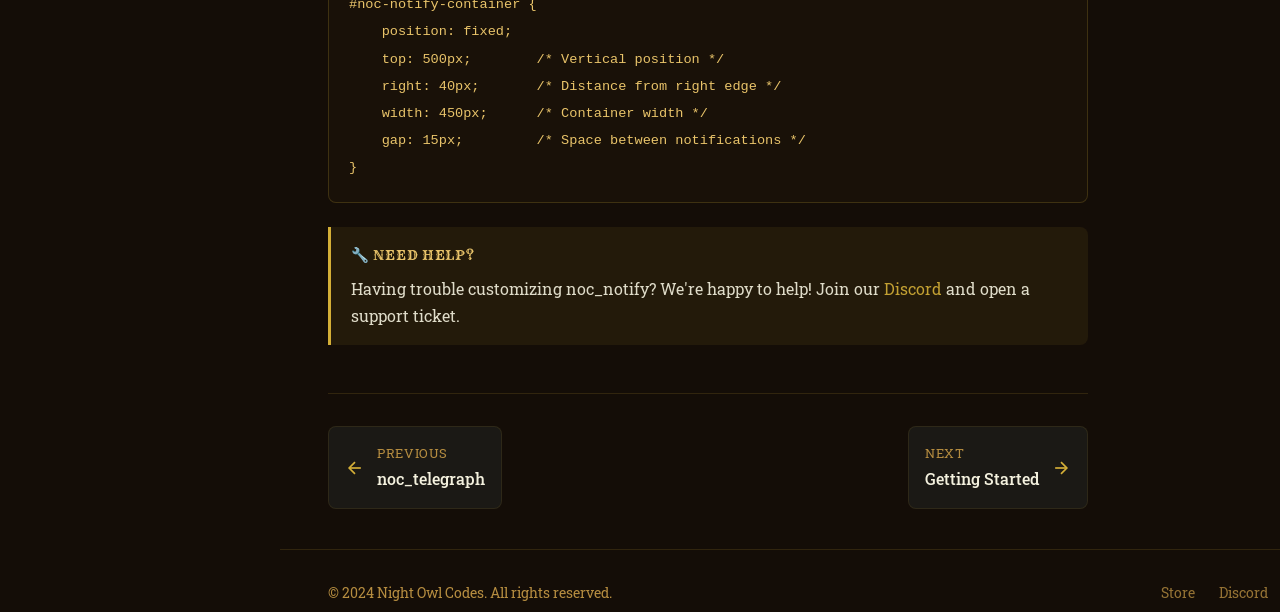
<file: scripts/noc_notify.html>
<!DOCTYPE html>
<html lang="en">
<head>
    <meta charset="UTF-8">
    <meta name="viewport" content="width=device-width, initial-scale=1.0">
    <meta name="description" content="noc_notify - A stylish, customizable notification system for RedM servers by Night Owl Codes.">
    <meta name="theme-color" content="#140D07">
    <title>noc_notify - Night Owl Codes Documentation</title>
    <link rel="stylesheet" href="../styles/main.css">
    <link rel="icon" type="image/png" href="../assets/images/logo-transparent.png">
    <style>
        .search-results {
            position: absolute;
            top: 100%;
            left: 0;
            right: 0;
            background: rgba(26, 18, 9, 0.98);
            border: 1px solid rgba(212, 175, 55, 0.2);
            border-radius: 8px;
            margin-top: 0.5rem;
            max-height: 300px;
            overflow-y: auto;
            opacity: 0;
            visibility: hidden;
            transform: translateY(-10px);
            transition: all 0.2s ease;
            z-index: 100;
        }
        
        .search-results.visible {
            opacity: 1;
            visibility: visible;
            transform: translateY(0);
        }
        
        .search-result-item {
            display: flex;
            justify-content: space-between;
            align-items: center;
            padding: 0.75rem 1rem;
            color: var(--antique-parchment);
            border-bottom: 1px solid rgba(212, 175, 55, 0.1);
            transition: all 0.2s ease;
        }
        
        .search-result-item:last-child {
            border-bottom: none;
        }
        
        .search-result-item:hover {
            background: rgba(212, 175, 55, 0.1);
        }
        
        .search-result-title {
            font-weight: 500;
        }
        
        .search-result-category {
            font-size: 0.75rem;
            color: var(--code-warden-bronze);
            text-transform: uppercase;
            letter-spacing: 0.05em;
        }
        
        .search-result-empty {
            padding: 1rem;
            text-align: center;
            color: var(--code-warden-bronze);
        }
        
        .code-copy-btn {
            position: absolute;
            top: 0.5rem;
            right: 0.5rem;
            padding: 0.5rem;
            background: rgba(212, 175, 55, 0.1);
            border: 1px solid rgba(212, 175, 55, 0.2);
            border-radius: 4px;
            color: var(--code-warden-bronze);
            cursor: pointer;
            opacity: 0;
            transition: all 0.2s ease;
        }
        
        pre:hover .code-copy-btn {
            opacity: 1;
        }
        
        .code-copy-btn:hover {
            background: rgba(212, 175, 55, 0.2);
            color: var(--classic-gold);
        }
        
        .code-copy-btn.copied {
            color: #4ade80;
        }
        
        .sidebar-overlay {
            position: fixed;
            top: 0;
            left: 0;
            right: 0;
            bottom: 0;
            background: rgba(0, 0, 0, 0.5);
            opacity: 0;
            visibility: hidden;
            transition: all 0.3s ease;
            z-index: 99;
        }
        
        .sidebar-overlay.visible {
            opacity: 1;
            visibility: visible;
        }
        
        .mobile-menu-toggle {
            display: none;
            padding: 0.5rem;
            background: none;
            border: 1px solid rgba(212, 175, 55, 0.2);
            border-radius: 4px;
            color: var(--antique-parchment);
            cursor: pointer;
        }
        
        @media (max-width: 768px) {
            .mobile-menu-toggle {
                display: flex;
            }
        }
        
        body.sidebar-open {
            overflow: hidden;
        }
        
        /* Notification Type Colors */
        .notify-type-table {
            display: grid;
            grid-template-columns: repeat(auto-fit, minmax(150px, 1fr));
            gap: 1rem;
            margin: 1.5rem 0;
        }
        
        .notify-type-card {
            background: rgba(58, 74, 82, 0.3);
            border-radius: 8px;
            padding: 1rem;
            text-align: center;
            border: 1px solid rgba(212, 175, 55, 0.15);
        }
        
        .notify-type-card .color-bar {
            height: 4px;
            border-radius: 2px;
            margin-bottom: 0.75rem;
        }
        
        .notify-type-card.success .color-bar { background: #4E6E45; }
        .notify-type-card.error .color-bar { background: #8C1C03; }
        .notify-type-card.warning .color-bar { background: #EB6B0A; }
        .notify-type-card.info .color-bar { background: #FDF1C2; }
        .notify-type-card.default .color-bar { background: #E0A926; }
        
        .notify-type-card code {
            font-size: 0.9rem;
        }
    </style>
<script src="https://sites.super.myninja.ai/_assets/ninja-daytona-script.js"></script>
</head>
<body>
    <div class="docs-container">
        <!-- Sidebar Navigation -->
        <aside class="sidebar">
            <div class="logo-section">
                <img src="../assets/images/logo-transparent.png" alt="Night Owl Codes Logo">
                <span class="logo-text">Night Owl Codes</span>
            </div>
            
            <nav class="nav-section">
                <div class="nav-section-title">Navigation</div>
                <a href="../index.html" class="nav-item">
                    <svg class="nav-item-icon" viewBox="0 0 24 24" fill="none" stroke="currentColor" stroke-width="2">
                        <path d="M3 9l9-7 9 7v11a2 2 0 0 1-2 2H5a2 2 0 0 1-2-2z"></path>
                        <polyline points="9 22 9 12 15 12 15 22"></polyline>
                    </svg>
                    <span>Documentation</span>
                </a>
                <a href="https://nightowlcodes.com" class="nav-item">
                    <svg class="nav-item-icon" viewBox="0 0 24 24" fill="none" stroke="currentColor" stroke-width="2">
                        <circle cx="9" cy="21" r="1"></circle>
                        <circle cx="20" cy="21" r="1"></circle>
                        <path d="M1 1h4l2.68 13.39a2 2 0 0 0 2 1.61h9.72a2 2 0 0 0 2-1.61L23 6H6"></path>
                    </svg>
                    <span>Store</span>
                </a>
                <a href="https://discord.gg/nKnN7YTXGv" class="nav-item">
                    <svg class="nav-item-icon" viewBox="0 0 24 24" fill="currentColor">
                        <path d="M20.317 4.37a19.791 19.791 0 0 0-4.885-1.515.074.074 0 0 0-.079.037c-.21.375-.444.864-.608 1.25a18.27 18.27 0 0 0-5.487 0 12.64 12.64 0 0 0-.617-1.25.077.077 0 0 0-.079-.037A19.736 19.736 0 0 0 3.677 4.37a.07.07 0 0 0-.032.027C.533 9.046-.32 13.58.099 18.057a.082.082 0 0 0 .031.057 19.9 19.9 0 0 0 5.993 3.03.078.078 0 0 0 .084-.028 14.09 14.09 0 0 0 1.226-1.994.076.076 0 0 0-.041-.106 13.107 13.107 0 0 1-1.872-.892.077.077 0 0 1-.008-.128 10.2 10.2 0 0 0 .372-.292.074.074 0 0 1 .077-.01c3.928 1.793 8.18 1.793 12.062 0a.074.074 0 0 1 .078.01c.12.098.246.198.373.292a.077.077 0 0 1-.006.127 12.299 12.299 0 0 1-1.873.892.077.077 0 0 0-.041.107c.36.698.772 1.362 1.225 1.993a.076.076 0 0 0 .084.028 19.839 19.839 0 0 0 6.002-3.03.077.077 0 0 0 .032-.054c.5-5.177-.838-9.674-3.549-13.66a.061.061 0 0 0-.031-.03zM8.02 15.33c-1.183 0-2.157-1.085-2.157-2.419 0-1.333.956-2.419 2.157-2.419 1.21 0 2.176 1.096 2.157 2.42 0 1.333-.956 2.418-2.157 2.418zm7.975 0c-1.183 0-2.157-1.085-2.157-2.419 0-1.333.955-2.419 2.157-2.419 1.21 0 2.176 1.096 2.157 2.42 0 1.333-.946 2.418-2.157 2.418z"/>
                    </svg>
                    <span>Discord</span>
                </a>
            </nav>
            
            <nav class="nav-section">
                <div class="nav-section-title">Scripts</div>
                <a href="../index.html" class="nav-item">
                    <svg class="nav-item-icon" viewBox="0 0 24 24" fill="none" stroke="currentColor" stroke-width="2">
                        <polygon points="13 2 3 14 12 14 11 22 21 10 12 10 13 2"></polygon>
                    </svg>
                    <span>Getting Started</span>
                </a>
                <a href="noc_telegraph.html" class="nav-item">
                    <svg class="nav-item-icon" viewBox="0 0 24 24" fill="none" stroke="currentColor" stroke-width="2">
                        <rect x="3" y="3" width="18" height="18" rx="2" ry="2"></rect>
                        <line x1="9" y1="9" x2="15" y2="15"></line>
                        <line x1="15" y1="9" x2="9" y2="15"></line>
                    </svg>
                    <span>noc_telegraph</span>
                </a>
                <a href="noc_notify.html" class="nav-item active">
                    <svg class="nav-item-icon" viewBox="0 0 24 24" fill="none" stroke="currentColor" stroke-width="2">
                        <path d="M18 8A6 6 0 0 0 6 8c0 7-3 9-3 9h18s-3-2-3-9"></path>
                        <path d="M13.73 21a2 2 0 0 1-3.46 0"></path>
                    </svg>
                    <span>noc_notify</span>
                </a>
            </nav>
            
            <nav class="nav-section">
                <div class="nav-section-title">noc_notify</div>
                <a href="#installation" class="nav-item children">
                    <span>Installation</span>
                </a>
                <a href="#exports" class="nav-item children">
                    <span>Exports</span>
                </a>
                <a href="#notification-types" class="nav-item children">
                    <span>Notification Types</span>
                </a>
                <a href="#customization" class="nav-item children">
                    <span>Customization</span>
                </a>
            </nav>
        </aside>
        
        <!-- Sidebar Overlay for Mobile -->
        <div class="sidebar-overlay"></div>
        
        <!-- Main Content -->
        <main class="main-content">
            <!-- Header -->
            <header class="header">
                <div style="display: flex; align-items: center; gap: 1rem;">
                    <button class="mobile-menu-toggle">
                        <svg width="24" height="24" viewBox="0 0 24 24" fill="none" stroke="currentColor" stroke-width="2">
                            <line x1="3" y1="12" x2="21" y2="12"></line>
                            <line x1="3" y1="6" x2="21" y2="6"></line>
                            <line x1="3" y1="18" x2="21" y2="18"></line>
                        </svg>
                    </button>
                    <div class="search-container">
                        <svg class="search-icon" width="18" height="18" viewBox="0 0 24 24" fill="none" stroke="currentColor" stroke-width="2">
                            <circle cx="11" cy="11" r="8"></circle>
                            <line x1="21" y1="21" x2="16.65" y2="16.65"></line>
                        </svg>
                        <input type="text" class="search-input" placeholder="Search documentation... (⌘K)">
                        <div class="search-results"></div>
                    </div>
                </div>
                
                <div class="header-actions">
                    <a href="https://github.com/night-owl-codes" class="header-link">
                        <svg viewBox="0 0 24 24" fill="currentColor">
                            <path d="M12 0c-6.626 0-12 5.373-12 12 0 5.302 3.438 9.8 8.207 11.387.599.111.793-.261.793-.577v-2.234c-3.338.726-4.033-1.416-4.033-1.416-.546-1.387-1.333-1.756-1.333-1.756-1.089-.745.083-.729.083-.729 1.205.084 1.839 1.237 1.839 1.237 1.07 1.834 2.807 1.304 3.492.997.107-.775.418-1.305.762-1.604-2.665-.305-5.467-1.334-5.467-5.931 0-1.311.469-2.381 1.236-3.221-.124-.303-.535-1.524.117-3.176 0 0 1.008-.322 3.301 1.23.957-.266 1.983-.399 3.003-.404 1.02.005 2.047.138 3.006.404 2.291-1.552 3.297-1.23 3.297-1.23.653 1.653.242 2.874.118 3.176.77.84 1.235 1.911 1.235 3.221 0 4.609-2.807 5.624-5.479 5.921.43.372.823 1.102.823 2.222v3.293c0 .319.192.694.801.576 4.765-1.589 8.199-6.086 8.199-11.386 0-6.627-5.373-12-12-12z"/>
                        </svg>
                        <span>GitHub</span>
                    </a>
                    <a href="https://discord.gg/nKnN7YTXGv" class="header-link">
                        <svg viewBox="0 0 24 24" fill="currentColor" width="18" height="18">
                            <path d="M20.317 4.37a19.791 19.791 0 0 0-4.885-1.515.074.074 0 0 0-.079.037c-.21.375-.444.864-.608 1.25a18.27 18.27 0 0 0-5.487 0 12.64 12.64 0 0 0-.617-1.25.077.077 0 0 0-.079-.037A19.736 19.736 0 0 0 3.677 4.37a.07.07 0 0 0-.032.027C.533 9.046-.32 13.58.099 18.057a.082.082 0 0 0 .031.057 19.9 19.9 0 0 0 5.993 3.03.078.078 0 0 0 .084-.028 14.09 14.09 0 0 0 1.226-1.994.076.076 0 0 0-.041-.106 13.107 13.107 0 0 1-1.872-.892.077.077 0 0 1-.008-.128 10.2 10.2 0 0 0 .372-.292.074.074 0 0 1 .077-.01c3.928 1.793 8.18 1.793 12.062 0a.074.074 0 0 1 .078.01c.12.098.246.198.373.292a.077.077 0 0 1-.006.127 12.299 12.299 0 0 1-1.873.892.077.077 0 0 0-.041.107c.36.698.772 1.362 1.225 1.993a.076.076 0 0 0 .084.028 19.839 19.839 0 0 0 6.002-3.03.077.077 0 0 0 .032-.054c.5-5.177-.838-9.674-3.549-13.66a.061.061 0 0 0-.031-.03zM8.02 15.33c-1.183 0-2.157-1.085-2.157-2.419 0-1.333.956-2.419 2.157-2.419 1.21 0 2.176 1.096 2.157 2.42 0 1.333-.956 2.418-2.157 2.418zm7.975 0c-1.183 0-2.157-1.085-2.157-2.419 0-1.333.955-2.419 2.157-2.419 1.21 0 2.176 1.096 2.157 2.42 0 1.333-.946 2.418-2.157 2.418z"/>
                        </svg>
                        <span>Discord</span>
                    </a>
                </div>
            </header>
            
            <!-- Content Wrapper -->
            <div class="content-wrapper">
                <!-- Main Content Area -->
                <div class="content-area">
                    <article class="article">
                        <div class="article-header">
                            <nav class="breadcrumbs">
                                <a href="../index.html">Docs</a>
                                <span class="breadcrumb-separator">/</span>
                                <a href="../index.html">Scripts</a>
                                <span class="breadcrumb-separator">/</span>
                                <span>noc_notify</span>
                            </nav>
                            <h1>noc_notify</h1>
                            <p style="font-size: 1.1rem; opacity: 0.8; margin-top: 1rem;">A beautiful, customizable notification system with a western aesthetic. Perfect for RedM servers that want period-appropriate UI elements.</p>
                        </div>
                        
                        <p>The <code>noc_notify</code> script provides a sleek notification system designed specifically for RedM. It features multiple notification types, customizable styling, and optional VORP integration for replacing the default notification system.</p>
                        
                        <div class="info-box">
                            <div class="info-box-title">✨ Key Features</div>
                            <ul style="margin: 0.5rem 0 0 1rem;">
                                <li>5 notification types (success, error, warning, info, default)</li>
                                <li>Period-appropriate western styling</li>
                                <li>Optional VORP integration</li>
                                <li>Easy font customization via Google Fonts</li>
                                <li>Customizable images and colors</li>
                                <li>Progress bar with smooth animations</li>
                                <li>Client and server-side exports</li>
                            </ul>
                        </div>
                        
                        <h2 id="installation">Installation</h2>
                        
                        <h3>Simple Installation (Standalone)</h3>
                        <p>Use this method if you want to use noc_notify alongside other notification systems. You'll manually call the exports in your scripts.</p>
                        
                        <ol>
                            <li>Drag <code>noc_notify</code> into your resources folder</li>
                            <li>Add <code>ensure noc_notify</code> to your <code>server.cfg</code></li>
                            <li>Restart your server</li>
                            <li>Use the exports in your scripts (see below)</li>
                        </ol>
                        
                        <h3>Advanced Installation (VORP Integration)</h3>
                        <p>Use this method if you want to replace VORP's default notifications with noc_notify. This automatically redirects all VORP notification calls.</p>
                        
                        <ol>
                            <li>Drag <code>noc_notify</code> into your resources folder</li>
                            <li>Add <code>ensure noc_notify</code> to your <code>server.cfg</code></li>
                            <li>Navigate to <code>resources/[VORP]/vorp_core/client</code></li>
                            <li>Replace <code>notifications.lua</code> with the one from the <code>VORP Files</code> folder</li>
                            <li>Navigate to <code>resources/[VORP]/vorp_core/client/exports</code></li>
                            <li>Replace <code>exp_notifications.lua</code> with the one from the <code>VORP Files</code> folder</li>
                            <li>Restart your server</li>
                        </ol>
                        
                        <div class="info-box warning">
                            <div class="info-box-title">⚠️ Backup First</div>
                            <p style="margin: 0;">Before replacing VORP files, make a backup of the original <code>notifications.lua</code> and <code>exp_notifications.lua</code> files in case you need to revert.</p>
                        </div>
                        
                        <h2 id="exports">Exports</h2>
                        
                        <p>noc_notify uses a simple, unified export system for both client and server sides.</p>
                        
                        <h3>Client-Side Export</h3>
                        
                        <pre><code>exports.noc_notify:Notify(title, message, notifyType, duration)</code></pre>
                        
                        <table>
                            <thead>
                                <tr>
                                    <th>Parameter</th>
                                    <th>Type</th>
                                    <th>Required</th>
                                    <th>Default</th>
                                    <th>Description</th>
                                </tr>
                            </thead>
                            <tbody>
                                <tr>
                                    <td><code>title</code></td>
                                    <td>string</td>
                                    <td>Yes</td>
                                    <td>-</td>
                                    <td>Notification title (displayed in Rye font)</td>
                                </tr>
                                <tr>
                                    <td><code>message</code></td>
                                    <td>string</td>
                                    <td>Yes</td>
                                    <td>-</td>
                                    <td>Notification message content</td>
                                </tr>
                                <tr>
                                    <td><code>notifyType</code></td>
                                    <td>string</td>
                                    <td>No</td>
                                    <td><code>'info'</code></td>
                                    <td>Type of notification (see types below)</td>
                                </tr>
                                <tr>
                                    <td><code>duration</code></td>
                                    <td>number</td>
                                    <td>No</td>
                                    <td><code>5000</code></td>
                                    <td>Display duration in milliseconds</td>
                                </tr>
                            </tbody>
                        </table>
                        
                        <h4>Client Example</h4>
                        <pre><code>-- Success notification
exports.noc_notify:Notify("Success!", "Item purchased successfully", "success", 5000)

-- Error notification
exports.noc_notify:Notify("Error", "Not enough money", "error", 4000)

-- Warning notification
exports.noc_notify:Notify("Warning", "Low health!", "warning", 3000)

-- Default notification
exports.noc_notify:Notify("Shop", "Welcome to the general store", "default")</code></pre>
                        
                        <h3>Server-Side Export</h3>
                        
                        <pre><code>exports.noc_notify:Notify(title, message, notifyType, duration, source)</code></pre>
                        
                        <table>
                            <thead>
                                <tr>
                                    <th>Parameter</th>
                                    <th>Type</th>
                                    <th>Required</th>
                                    <th>Default</th>
                                    <th>Description</th>
                                </tr>
                            </thead>
                            <tbody>
                                <tr>
                                    <td><code>title</code></td>
                                    <td>string</td>
                                    <td>Yes</td>
                                    <td>-</td>
                                    <td>Notification title</td>
                                </tr>
                                <tr>
                                    <td><code>message</code></td>
                                    <td>string</td>
                                    <td>Yes</td>
                                    <td>-</td>
                                    <td>Notification message content</td>
                                </tr>
                                <tr>
                                    <td><code>notifyType</code></td>
                                    <td>string</td>
                                    <td>No</td>
                                    <td><code>'info'</code></td>
                                    <td>Type of notification</td>
                                </tr>
                                <tr>
                                    <td><code>duration</code></td>
                                    <td>number</td>
                                    <td>No</td>
                                    <td><code>5000</code></td>
                                    <td>Display duration in milliseconds</td>
                                </tr>
                                <tr>
                                    <td><code>source</code></td>
                                    <td>number</td>
                                    <td>Yes</td>
                                    <td>-</td>
                                    <td>Player server ID to send notification to</td>
                                </tr>
                            </tbody>
                        </table>
                        
                        <h4>Server Example</h4>
                        <pre><code>-- Send notification to a specific player
RegisterNetEvent('myScript:playerDied', function(killerId)
    local victimId = source
    exports.noc_notify:Notify("Death", "You have been killed!", "error", 5000, victimId)
    exports.noc_notify:Notify("Kill", "You killed a player!", "success", 5000, killerId)
end)</code></pre>
                        
                        <h2 id="notification-types">Notification Types</h2>
                        
                        <p>noc_notify includes 5 distinct notification types, each with its own color scheme:</p>
                        
                        <div class="notify-type-table">
                            <div class="notify-type-card success">
                                <div class="color-bar"></div>
                                <code>success</code>
                                <p style="font-size: 0.85rem; opacity: 0.8; margin-top: 0.5rem;">Forest Green</p>
                            </div>
                            <div class="notify-type-card error">
                                <div class="color-bar"></div>
                                <code>error</code>
                                <p style="font-size: 0.85rem; opacity: 0.8; margin-top: 0.5rem;">Dark Red</p>
                            </div>
                            <div class="notify-type-card warning">
                                <div class="color-bar"></div>
                                <code>warning</code>
                                <p style="font-size: 0.85rem; opacity: 0.8; margin-top: 0.5rem;">Orange</p>
                            </div>
                            <div class="notify-type-card info">
                                <div class="color-bar"></div>
                                <code>info</code>
                                <p style="font-size: 0.85rem; opacity: 0.8; margin-top: 0.5rem;">Cream</p>
                            </div>
                            <div class="notify-type-card default">
                                <div class="color-bar"></div>
                                <code>default</code>
                                <p style="font-size: 0.85rem; opacity: 0.8; margin-top: 0.5rem;">Gold</p>
                            </div>
                        </div>
                        
                        <p>Each type customizes the left border color, icon color, and progress bar color for visual consistency.</p>
                        
                        <h2 id="customization">Customization</h2>
                        
                        <h3>Changing Fonts</h3>
                        <p>One of the easiest ways to customize noc_notify is by changing the fonts. The system uses Google Fonts for easy swapping:</p>
                        
                        <ol>
                            <li>Go to <a href="https://fonts.google.com" target="_blank">fonts.google.com</a></li>
                            <li>Find 2 fonts you like (one for the title, one for the message)</li>
                            <li>Click "Get Font" on each font card to add to your selection</li>
                            <li>Click the shopping cart icon in the upper right</li>
                            <li>Click "Get embed code" and select the <code>@import</code> option</li>
                            <li>Copy the <code>@import url('...')</code> line</li>
                            <li>Open <code>nui/notify.css</code> and replace the existing <code>@import</code> at the top</li>
                            <li>Update the font-family names in <code>.noc-notify-title</code> and <code>.noc-notify-message</code></li>
                        </ol>
                        
                        <h4>Default Fonts</h4>
                        <pre><code>/* Title font - Western style serif */
.noc-notify-title {
    font-family: 'Rye', serif;
}

/* Message font - Clean sans-serif */
.noc-notify-message {
    font-family: 'Barlow', sans-serif;
}</code></pre>
                        
                        <h3>Customizing Images</h3>
                        <p>Replace the notification images in <code>nui/img/</code>:</p>
                        
                        <table>
                            <thead>
                                <tr>
                                    <th>File</th>
                                    <th>Purpose</th>
                                    <th>Recommended Size</th>
                                </tr>
                            </thead>
                            <tbody>
                                <tr>
                                    <td><code>success.png</code></td>
                                    <td>Success notification icon</td>
                                    <td>96x96</td>
                                </tr>
                                <tr>
                                    <td><code>error.png</code></td>
                                    <td>Error notification icon</td>
                                    <td>96x96</td>
                                </tr>
                                <tr>
                                    <td><code>warning.png</code></td>
                                    <td>Warning notification icon</td>
                                    <td>96x96</td>
                                </tr>
                                <tr>
                                    <td><code>info.png</code></td>
                                    <td>Info notification icon</td>
                                    <td>96x96</td>
                                </tr>
                                <tr>
                                    <td><code>default.png</code></td>
                                    <td>Default notification icon</td>
                                    <td>96x96</td>
                                </tr>
                                <tr>
                                    <td><code>texture.jpg</code></td>
                                    <td>Background texture overlay</td>
                                    <td>512x512</td>
                                </tr>
                            </tbody>
                        </table>
                        
                        <div class="info-box">
                            <div class="info-box-title">💡 Image Tips</div>
                            <ul style="margin: 0.5rem 0 0 1rem;">
                                <li>Keep the same filenames when replacing images</li>
                                <li>Use PNG format with transparency for icons</li>
                                <li>Texture images should be seamless for best results</li>
                            </ul>
                        </div>
                        
                        <h3>Changing Colors</h3>
                        <p>Modify the colors in <code>nui/notify.css</code> to match your server's theme:</p>
                        
                        <pre><code>/* Success colors */
.noc-notify.success::before { background: #4E6E45; }
.noc-notify.success .noc-notify-icon { color: #4E6E45; }
.noc-notify.success .noc-notify-progress-bar { background: #4E6E45; }

/* Error colors */
.noc-notify.error::before { background: #8C1C03; }
.noc-notify.error .noc-notify-icon { color: #8C1C03; }
.noc-notify.error .noc-notify-progress-bar { background: #8C1C03; }

/* Warning colors */
.noc-notify.warning::before { background: #EB6B0A; }
.noc-notify.warning .noc-notify-icon { color: #EB6B0A; }
.noc-notify.warning .noc-notify-progress-bar { background: #EB6B0A; }

/* Info colors */
.noc-notify.info::before { background: #FDF1C2; }
.noc-notify.info .noc-notify-icon { color: #FDF1C2; }
.noc-notify.info .noc-notify-progress-bar { background: #FDF1C2; }

/* Default colors */
.noc-notify.default::before { background: #E0A926; }
.noc-notify.default .noc-notify-icon { color: #E0A926; }
.noc-notify.default .noc-notify-progress-bar { background: #E0A926; }</code></pre>
                        
                        <h3>Position & Size</h3>
                        <p>Adjust the notification position and container width in the CSS:</p>
                        
                        <pre><code>#noc-notify-container {
    position: fixed;
    top: 500px;        /* Vertical position */
    right: 40px;       /* Distance from right edge */
    width: 450px;      /* Container width */
    gap: 15px;         /* Space between notifications */
}</code></pre>
                        
                        <div class="info-box">
                            <div class="info-box-title">🔧 Need Help?</div>
                            <p style="margin: 0;">Having trouble customizing noc_notify? We're happy to help! Join our <a href="https://discord.gg/nKnN7YTXGv">Discord</a> and open a support ticket.</p>
                        </div>
                        
                        <!-- Navigation Footer -->
                        <div class="nav-footer">
                            <a href="noc_telegraph.html" class="nav-footer-item">
                                <svg viewBox="0 0 24 24" fill="none" stroke="currentColor" stroke-width="2">
                                    <line x1="19" y1="12" x2="5" y2="12"></line>
                                    <polyline points="12 19 5 12 12 5"></polyline>
                                </svg>
                                <div>
                                    <div class="nav-footer-label">Previous</div>
                                    <div class="nav-footer-title">noc_telegraph</div>
                                </div>
                            </a>
                            <a href="../index.html" class="nav-footer-item">
                                <div>
                                    <div class="nav-footer-label">Next</div>
                                    <div class="nav-footer-title">Getting Started</div>
                                </div>
                                <svg viewBox="0 0 24 24" fill="none" stroke="currentColor" stroke-width="2">
                                    <line x1="5" y1="12" x2="19" y2="12"></line>
                                    <polyline points="12 5 19 12 12 19"></polyline>
                                </svg>
                            </a>
                        </div>
                    </article>
                </div>
                
                <!-- Table of Contents Sidebar -->
                <aside class="toc-sidebar">
                    <div class="toc-title">On this page</div>
                    <ul class="toc-list">
                        <li class="toc-item"><a href="#installation">Installation</a></li>
                        <li class="toc-item"><a href="#exports">Exports</a></li>
                        <li class="toc-item"><a href="#notification-types">Notification Types</a></li>
                        <li class="toc-item"><a href="#customization">Customization</a></li>
                    </ul>
                </aside>
            </div>
            
            <!-- Footer -->
            <footer class="footer">
                <span>&copy; 2024 Night Owl Codes. All rights reserved.</span>
                <div class="footer-links">
                    <a href="https://nightowlcodes.com">Store</a>
                    <a href="https://discord.gg/nKnN7YTXGv">Discord</a>
                    <a href="https://github.com/night-owl-codes">GitHub</a>
                </div>
            </footer>
        </main>
    </div>
    
    <script src="../scripts/main.js"></script>
</body>
</html>
</file>
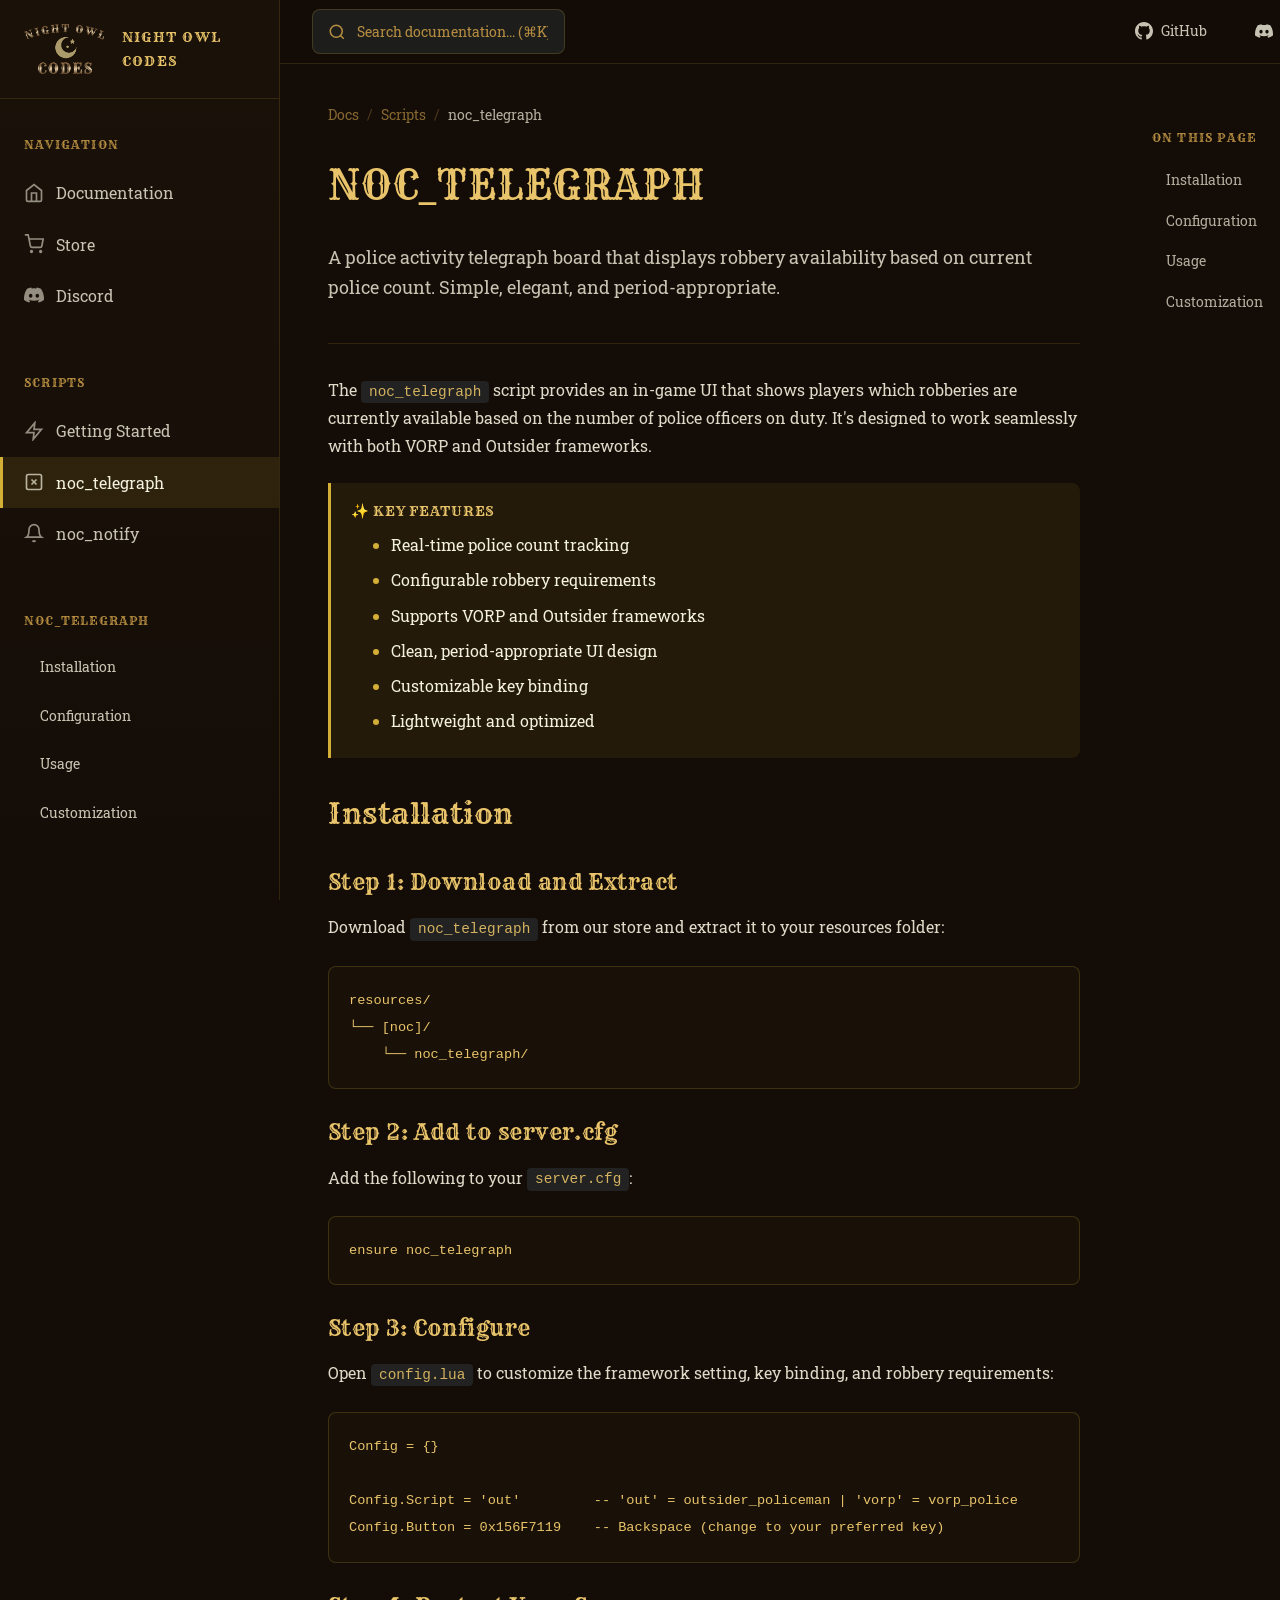
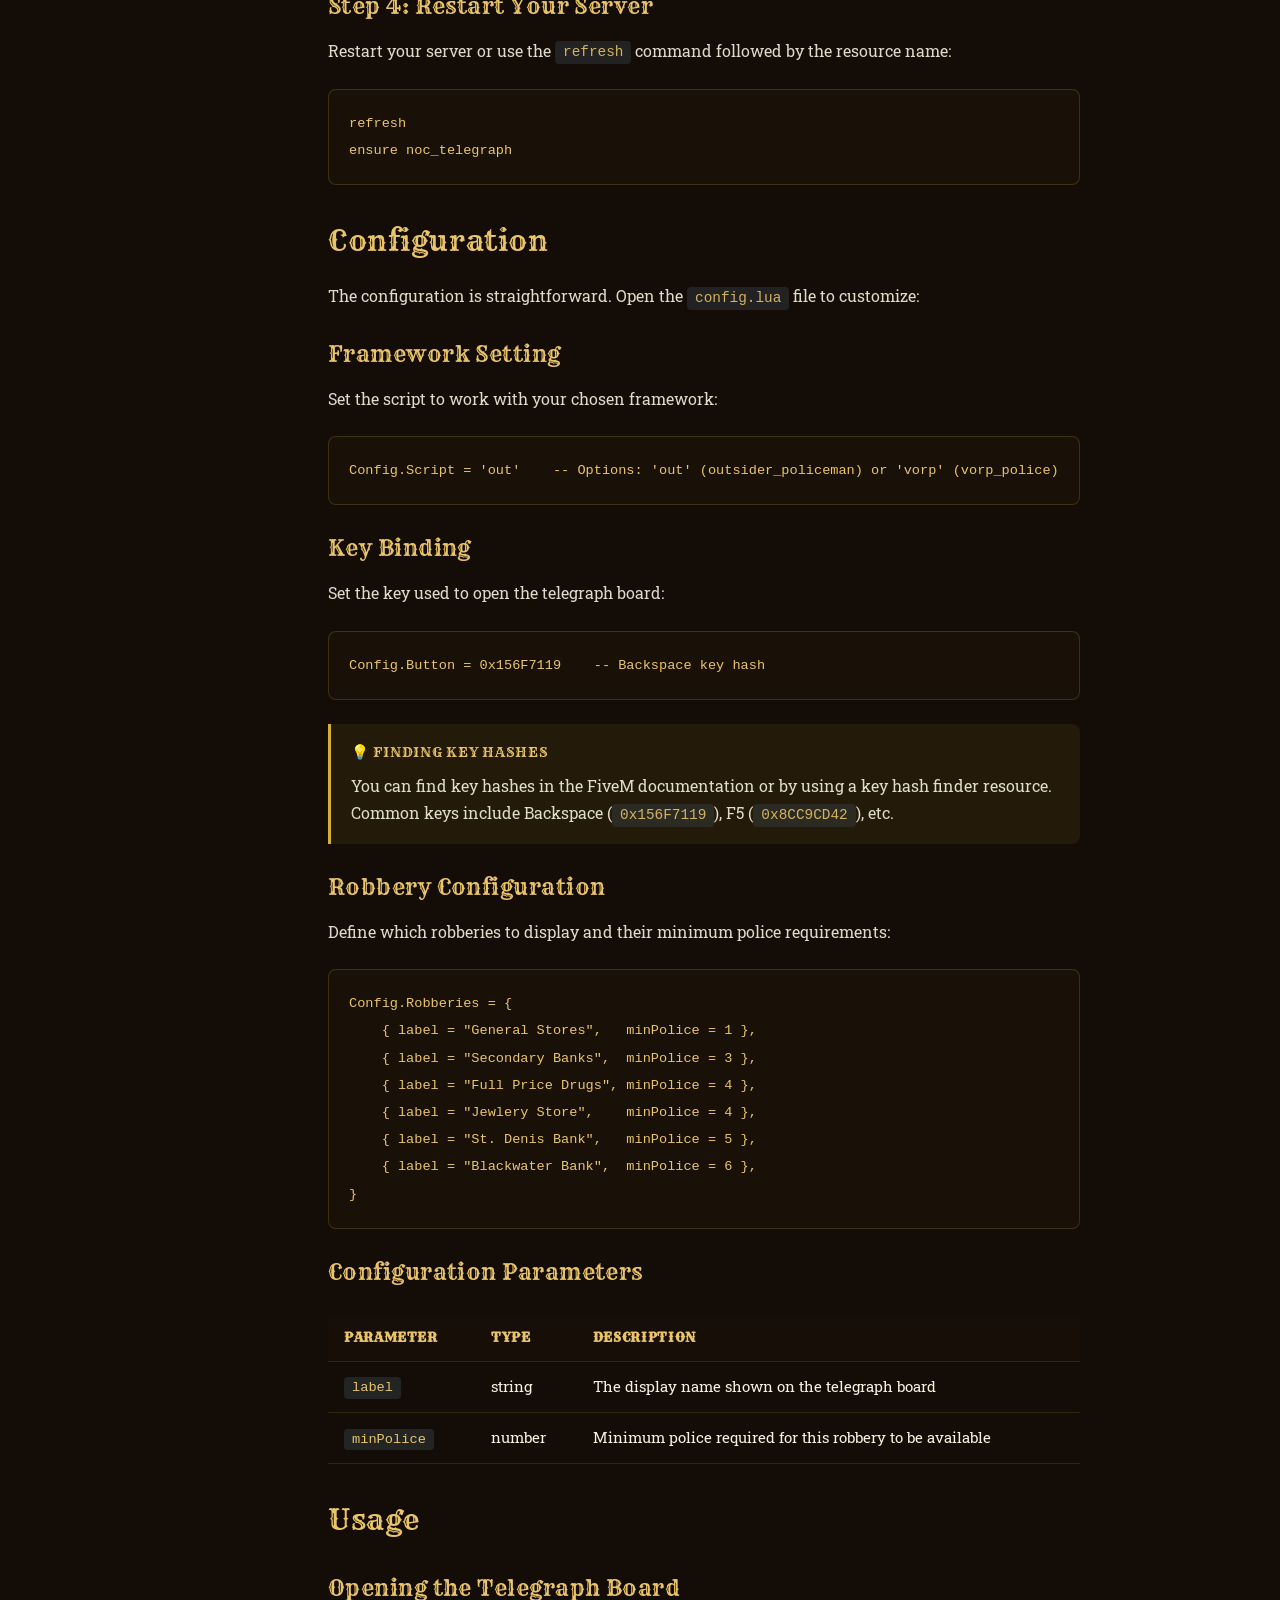
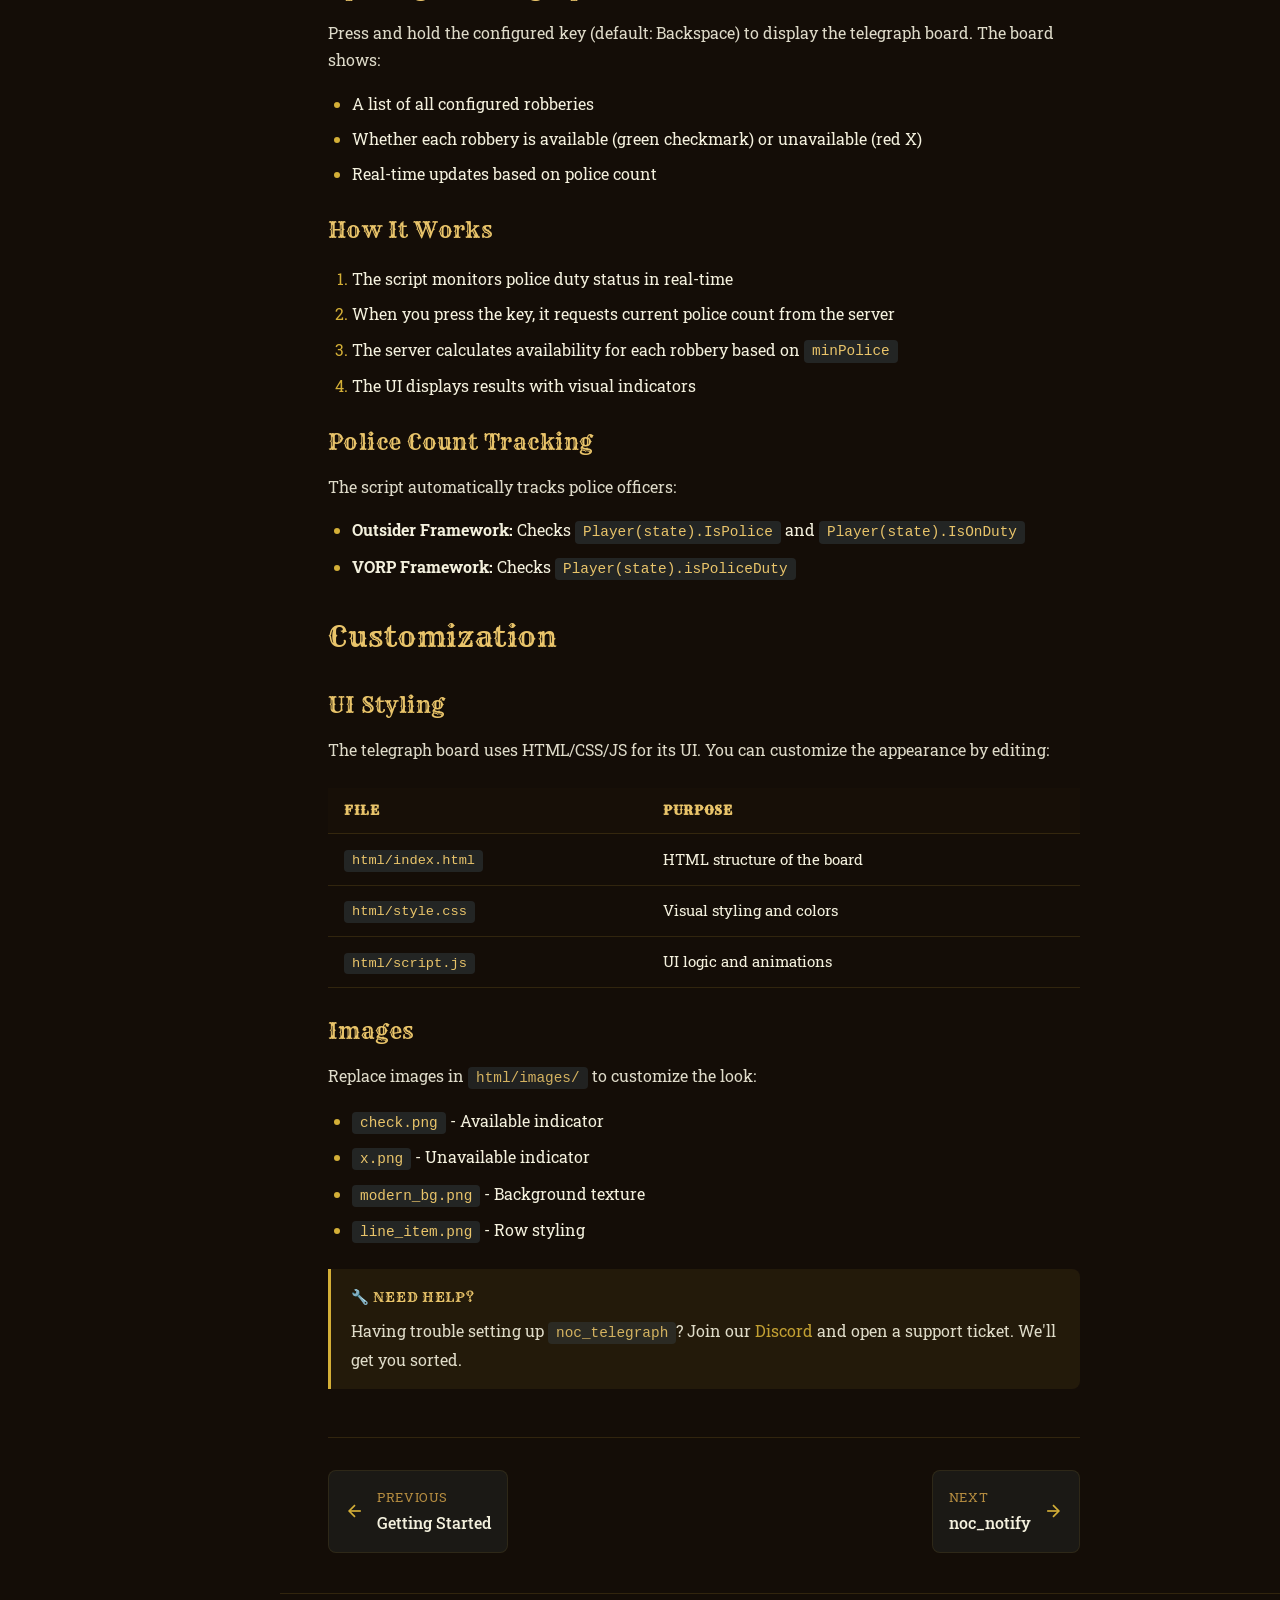
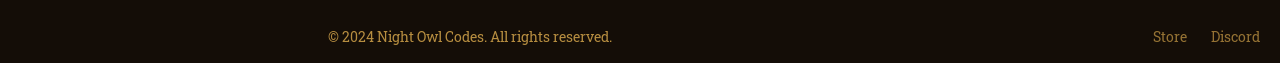
<file: scripts/noc_telegraph.html>
<!DOCTYPE html>
<html lang="en">
<head>
    <meta charset="UTF-8">
    <meta name="viewport" content="width=device-width, initial-scale=1.0">
    <meta name="description" content="noc_telegraph - A police activity telegraph board for RedM servers by Night Owl Codes.">
    <meta name="theme-color" content="#140D07">
    <title>noc_telegraph - Night Owl Codes Documentation</title>
    <link rel="stylesheet" href="../styles/main.css">
    <link rel="icon" type="image/png" href="../assets/images/logo-transparent.png">
    <style>
        .search-results {
            position: absolute;
            top: 100%;
            left: 0;
            right: 0;
            background: rgba(26, 18, 9, 0.98);
            border: 1px solid rgba(212, 175, 55, 0.2);
            border-radius: 8px;
            margin-top: 0.5rem;
            max-height: 300px;
            overflow-y: auto;
            opacity: 0;
            visibility: hidden;
            transform: translateY(-10px);
            transition: all 0.2s ease;
            z-index: 100;
        }
        
        .search-results.visible {
            opacity: 1;
            visibility: visible;
            transform: translateY(0);
        }
        
        .search-result-item {
            display: flex;
            justify-content: space-between;
            align-items: center;
            padding: 0.75rem 1rem;
            color: var(--antique-parchment);
            border-bottom: 1px solid rgba(212, 175, 55, 0.1);
            transition: all 0.2s ease;
        }
        
        .search-result-item:last-child {
            border-bottom: none;
        }
        
        .search-result-item:hover {
            background: rgba(212, 175, 55, 0.1);
        }
        
        .search-result-title {
            font-weight: 500;
        }
        
        .search-result-category {
            font-size: 0.75rem;
            color: var(--code-warden-bronze);
            text-transform: uppercase;
            letter-spacing: 0.05em;
        }
        
        .search-result-empty {
            padding: 1rem;
            text-align: center;
            color: var(--code-warden-bronze);
        }
        
        .code-copy-btn {
            position: absolute;
            top: 0.5rem;
            right: 0.5rem;
            padding: 0.5rem;
            background: rgba(212, 175, 55, 0.1);
            border: 1px solid rgba(212, 175, 55, 0.2);
            border-radius: 4px;
            color: var(--code-warden-bronze);
            cursor: pointer;
            opacity: 0;
            transition: all 0.2s ease;
        }
        
        pre:hover .code-copy-btn {
            opacity: 1;
        }
        
        .code-copy-btn:hover {
            background: rgba(212, 175, 55, 0.2);
            color: var(--classic-gold);
        }
        
        .code-copy-btn.copied {
            color: #4ade80;
        }
        
        .sidebar-overlay {
            position: fixed;
            top: 0;
            left: 0;
            right: 0;
            bottom: 0;
            background: rgba(0, 0, 0, 0.5);
            opacity: 0;
            visibility: hidden;
            transition: all 0.3s ease;
            z-index: 99;
        }
        
        .sidebar-overlay.visible {
            opacity: 1;
            visibility: visible;
        }
        
        .mobile-menu-toggle {
            display: none;
            padding: 0.5rem;
            background: none;
            border: 1px solid rgba(212, 175, 55, 0.2);
            border-radius: 4px;
            color: var(--antique-parchment);
            cursor: pointer;
        }
        
        @media (max-width: 768px) {
            .mobile-menu-toggle {
                display: flex;
            }
        }
        
        body.sidebar-open {
            overflow: hidden;
        }
    </style>
<script src="https://sites.super.myninja.ai/_assets/ninja-daytona-script.js"></script>
</head>
<body>
    <div class="docs-container">
        <!-- Sidebar Navigation -->
        <aside class="sidebar">
            <div class="logo-section">
                <img src="../assets/images/logo-transparent.png" alt="Night Owl Codes Logo">
                <span class="logo-text">Night Owl Codes</span>
            </div>
            
            <nav class="nav-section">
                <div class="nav-section-title">Navigation</div>
                <a href="../index.html" class="nav-item">
                    <svg class="nav-item-icon" viewBox="0 0 24 24" fill="none" stroke="currentColor" stroke-width="2">
                        <path d="M3 9l9-7 9 7v11a2 2 0 0 1-2 2H5a2 2 0 0 1-2-2z"></path>
                        <polyline points="9 22 9 12 15 12 15 22"></polyline>
                    </svg>
                    <span>Documentation</span>
                </a>
                <a href="https://nightowlcodes.com" class="nav-item">
                    <svg class="nav-item-icon" viewBox="0 0 24 24" fill="none" stroke="currentColor" stroke-width="2">
                        <circle cx="9" cy="21" r="1"></circle>
                        <circle cx="20" cy="21" r="1"></circle>
                        <path d="M1 1h4l2.68 13.39a2 2 0 0 0 2 1.61h9.72a2 2 0 0 0 2-1.61L23 6H6"></path>
                    </svg>
                    <span>Store</span>
                </a>
                <a href="https://discord.gg/nKnN7YTXGv" class="nav-item">
                    <svg class="nav-item-icon" viewBox="0 0 24 24" fill="currentColor">
                        <path d="M20.317 4.37a19.791 19.791 0 0 0-4.885-1.515.074.074 0 0 0-.079.037c-.21.375-.444.864-.608 1.25a18.27 18.27 0 0 0-5.487 0 12.64 12.64 0 0 0-.617-1.25.077.077 0 0 0-.079-.037A19.736 19.736 0 0 0 3.677 4.37a.07.07 0 0 0-.032.027C.533 9.046-.32 13.58.099 18.057a.082.082 0 0 0 .031.057 19.9 19.9 0 0 0 5.993 3.03.078.078 0 0 0 .084-.028 14.09 14.09 0 0 0 1.226-1.994.076.076 0 0 0-.041-.106 13.107 13.107 0 0 1-1.872-.892.077.077 0 0 1-.008-.128 10.2 10.2 0 0 0 .372-.292.074.074 0 0 1 .077-.01c3.928 1.793 8.18 1.793 12.062 0a.074.074 0 0 1 .078.01c.12.098.246.198.373.292a.077.077 0 0 1-.006.127 12.299 12.299 0 0 1-1.873.892.077.077 0 0 0-.041.107c.36.698.772 1.362 1.225 1.993a.076.076 0 0 0 .084.028 19.839 19.839 0 0 0 6.002-3.03.077.077 0 0 0 .032-.054c.5-5.177-.838-9.674-3.549-13.66a.061.061 0 0 0-.031-.03zM8.02 15.33c-1.183 0-2.157-1.085-2.157-2.419 0-1.333.956-2.419 2.157-2.419 1.21 0 2.176 1.096 2.157 2.42 0 1.333-.956 2.418-2.157 2.418zm7.975 0c-1.183 0-2.157-1.085-2.157-2.419 0-1.333.955-2.419 2.157-2.419 1.21 0 2.176 1.096 2.157 2.42 0 1.333-.946 2.418-2.157 2.418z"/>
                    </svg>
                    <span>Discord</span>
                </a>
            </nav>
            
            <nav class="nav-section">
                <div class="nav-section-title">Scripts</div>
                <a href="../index.html" class="nav-item">
                    <svg class="nav-item-icon" viewBox="0 0 24 24" fill="none" stroke="currentColor" stroke-width="2">
                        <polygon points="13 2 3 14 12 14 11 22 21 10 12 10 13 2"></polygon>
                    </svg>
                    <span>Getting Started</span>
                </a>
                <a href="noc_telegraph.html" class="nav-item active">
                    <svg class="nav-item-icon" viewBox="0 0 24 24" fill="none" stroke="currentColor" stroke-width="2">
                        <rect x="3" y="3" width="18" height="18" rx="2" ry="2"></rect>
                        <line x1="9" y1="9" x2="15" y2="15"></line>
                        <line x1="15" y1="9" x2="9" y2="15"></line>
                    </svg>
                    <span>noc_telegraph</span>
                </a>
                <a href="noc_notify.html" class="nav-item">
                    <svg class="nav-item-icon" viewBox="0 0 24 24" fill="none" stroke="currentColor" stroke-width="2">
                        <path d="M18 8A6 6 0 0 0 6 8c0 7-3 9-3 9h18s-3-2-3-9"></path>
                        <path d="M13.73 21a2 2 0 0 1-3.46 0"></path>
                    </svg>
                    <span>noc_notify</span>
                </a>
            </nav>
            
            <nav class="nav-section">
                <div class="nav-section-title">noc_telegraph</div>
                <a href="#installation" class="nav-item children">
                    <span>Installation</span>
                </a>
                <a href="#configuration" class="nav-item children">
                    <span>Configuration</span>
                </a>
                <a href="#usage" class="nav-item children">
                    <span>Usage</span>
                </a>
                <a href="#customization" class="nav-item children">
                    <span>Customization</span>
                </a>
            </nav>
        </aside>
        
        <!-- Sidebar Overlay for Mobile -->
        <div class="sidebar-overlay"></div>
        
        <!-- Main Content -->
        <main class="main-content">
            <!-- Header -->
            <header class="header">
                <div style="display: flex; align-items: center; gap: 1rem;">
                    <button class="mobile-menu-toggle">
                        <svg width="24" height="24" viewBox="0 0 24 24" fill="none" stroke="currentColor" stroke-width="2">
                            <line x1="3" y1="12" x2="21" y2="12"></line>
                            <line x1="3" y1="6" x2="21" y2="6"></line>
                            <line x1="3" y1="18" x2="21" y2="18"></line>
                        </svg>
                    </button>
                    <div class="search-container">
                        <svg class="search-icon" width="18" height="18" viewBox="0 0 24 24" fill="none" stroke="currentColor" stroke-width="2">
                            <circle cx="11" cy="11" r="8"></circle>
                            <line x1="21" y1="21" x2="16.65" y2="16.65"></line>
                        </svg>
                        <input type="text" class="search-input" placeholder="Search documentation... (⌘K)">
                        <div class="search-results"></div>
                    </div>
                </div>
                
                <div class="header-actions">
                    <a href="https://github.com/night-owl-codes" class="header-link">
                        <svg viewBox="0 0 24 24" fill="currentColor">
                            <path d="M12 0c-6.626 0-12 5.373-12 12 0 5.302 3.438 9.8 8.207 11.387.599.111.793-.261.793-.577v-2.234c-3.338.726-4.033-1.416-4.033-1.416-.546-1.387-1.333-1.756-1.333-1.756-1.089-.745.083-.729.083-.729 1.205.084 1.839 1.237 1.839 1.237 1.07 1.834 2.807 1.304 3.492.997.107-.775.418-1.305.762-1.604-2.665-.305-5.467-1.334-5.467-5.931 0-1.311.469-2.381 1.236-3.221-.124-.303-.535-1.524.117-3.176 0 0 1.008-.322 3.301 1.23.957-.266 1.983-.399 3.003-.404 1.02.005 2.047.138 3.006.404 2.291-1.552 3.297-1.23 3.297-1.23.653 1.653.242 2.874.118 3.176.77.84 1.235 1.911 1.235 3.221 0 4.609-2.807 5.624-5.479 5.921.43.372.823 1.102.823 2.222v3.293c0 .319.192.694.801.576 4.765-1.589 8.199-6.086 8.199-11.386 0-6.627-5.373-12-12-12z"/>
                        </svg>
                        <span>GitHub</span>
                    </a>
                    <a href="https://discord.gg/nKnN7YTXGv" class="header-link">
                        <svg viewBox="0 0 24 24" fill="currentColor" width="18" height="18">
                            <path d="M20.317 4.37a19.791 19.791 0 0 0-4.885-1.515.074.074 0 0 0-.079.037c-.21.375-.444.864-.608 1.25a18.27 18.27 0 0 0-5.487 0 12.64 12.64 0 0 0-.617-1.25.077.077 0 0 0-.079-.037A19.736 19.736 0 0 0 3.677 4.37a.07.07 0 0 0-.032.027C.533 9.046-.32 13.58.099 18.057a.082.082 0 0 0 .031.057 19.9 19.9 0 0 0 5.993 3.03.078.078 0 0 0 .084-.028 14.09 14.09 0 0 0 1.226-1.994.076.076 0 0 0-.041-.106 13.107 13.107 0 0 1-1.872-.892.077.077 0 0 1-.008-.128 10.2 10.2 0 0 0 .372-.292.074.074 0 0 1 .077-.01c3.928 1.793 8.18 1.793 12.062 0a.074.074 0 0 1 .078.01c.12.098.246.198.373.292a.077.077 0 0 1-.006.127 12.299 12.299 0 0 1-1.873.892.077.077 0 0 0-.041.107c.36.698.772 1.362 1.225 1.993a.076.076 0 0 0 .084.028 19.839 19.839 0 0 0 6.002-3.03.077.077 0 0 0 .032-.054c.5-5.177-.838-9.674-3.549-13.66a.061.061 0 0 0-.031-.03zM8.02 15.33c-1.183 0-2.157-1.085-2.157-2.419 0-1.333.956-2.419 2.157-2.419 1.21 0 2.176 1.096 2.157 2.42 0 1.333-.956 2.418-2.157 2.418zm7.975 0c-1.183 0-2.157-1.085-2.157-2.419 0-1.333.955-2.419 2.157-2.419 1.21 0 2.176 1.096 2.157 2.42 0 1.333-.946 2.418-2.157 2.418z"/>
                        </svg>
                        <span>Discord</span>
                    </a>
                </div>
            </header>
            
            <!-- Content Wrapper -->
            <div class="content-wrapper">
                <!-- Main Content Area -->
                <div class="content-area">
                    <article class="article">
                        <div class="article-header">
                            <nav class="breadcrumbs">
                                <a href="../index.html">Docs</a>
                                <span class="breadcrumb-separator">/</span>
                                <a href="../index.html">Scripts</a>
                                <span class="breadcrumb-separator">/</span>
                                <span>noc_telegraph</span>
                            </nav>
                            <h1>noc_telegraph</h1>
                            <p style="font-size: 1.1rem; opacity: 0.8; margin-top: 1rem;">A police activity telegraph board that displays robbery availability based on current police count. Simple, elegant, and period-appropriate.</p>
                        </div>
                        
                        <p>The <code>noc_telegraph</code> script provides an in-game UI that shows players which robberies are currently available based on the number of police officers on duty. It's designed to work seamlessly with both VORP and Outsider frameworks.</p>
                        
                        <div class="info-box">
                            <div class="info-box-title">✨ Key Features</div>
                            <ul style="margin: 0.5rem 0 0 1rem;">
                                <li>Real-time police count tracking</li>
                                <li>Configurable robbery requirements</li>
                                <li>Supports VORP and Outsider frameworks</li>
                                <li>Clean, period-appropriate UI design</li>
                                <li>Customizable key binding</li>
                                <li>Lightweight and optimized</li>
                            </ul>
                        </div>
                        
                        <h2 id="installation">Installation</h2>
                        
                        <h3>Step 1: Download and Extract</h3>
                        <p>Download <code>noc_telegraph</code> from our store and extract it to your resources folder:</p>
                        
                        <pre><code>resources/
└── [noc]/
    └── noc_telegraph/</code></pre>
                        
                        <h3>Step 2: Add to server.cfg</h3>
                        <p>Add the following to your <code>server.cfg</code>:</p>
                        
                        <pre><code>ensure noc_telegraph</code></pre>
                        
                        <h3>Step 3: Configure</h3>
                        <p>Open <code>config.lua</code> to customize the framework setting, key binding, and robbery requirements:</p>
                        
                        <pre><code>Config = {}

Config.Script = 'out'         -- 'out' = outsider_policeman | 'vorp' = vorp_police
Config.Button = 0x156F7119    -- Backspace (change to your preferred key)</code></pre>
                        
                        <h3>Step 4: Restart Your Server</h3>
                        <p>Restart your server or use the <code>refresh</code> command followed by the resource name:</p>
                        
                        <pre><code>refresh
ensure noc_telegraph</code></pre>
                        
                        <h2 id="configuration">Configuration</h2>
                        
                        <p>The configuration is straightforward. Open the <code>config.lua</code> file to customize:</p>
                        
                        <h3>Framework Setting</h3>
                        <p>Set the script to work with your chosen framework:</p>
                        
                        <pre><code>Config.Script = 'out'    -- Options: 'out' (outsider_policeman) or 'vorp' (vorp_police)</code></pre>
                        
                        <h3>Key Binding</h3>
                        <p>Set the key used to open the telegraph board:</p>
                        
                        <pre><code>Config.Button = 0x156F7119    -- Backspace key hash</code></pre>
                        
                        <div class="info-box">
                            <div class="info-box-title">💡 Finding Key Hashes</div>
                            <p style="margin: 0;">You can find key hashes in the FiveM documentation or by using a key hash finder resource. Common keys include Backspace (<code>0x156F7119</code>), F5 (<code>0x8CC9CD42</code>), etc.</p>
                        </div>
                        
                        <h3>Robbery Configuration</h3>
                        <p>Define which robberies to display and their minimum police requirements:</p>
                        
                        <pre><code>Config.Robberies = {
    { label = "General Stores",   minPolice = 1 },
    { label = "Secondary Banks",  minPolice = 3 },
    { label = "Full Price Drugs", minPolice = 4 },
    { label = "Jewlery Store",    minPolice = 4 },
    { label = "St. Denis Bank",   minPolice = 5 },
    { label = "Blackwater Bank",  minPolice = 6 },
}</code></pre>
                        
                        <h3>Configuration Parameters</h3>
                        
                        <table>
                            <thead>
                                <tr>
                                    <th>Parameter</th>
                                    <th>Type</th>
                                    <th>Description</th>
                                </tr>
                            </thead>
                            <tbody>
                                <tr>
                                    <td><code>label</code></td>
                                    <td>string</td>
                                    <td>The display name shown on the telegraph board</td>
                                </tr>
                                <tr>
                                    <td><code>minPolice</code></td>
                                    <td>number</td>
                                    <td>Minimum police required for this robbery to be available</td>
                                </tr>
                            </tbody>
                        </table>
                        
                        <h2 id="usage">Usage</h2>
                        
                        <h3>Opening the Telegraph Board</h3>
                        <p>Press and hold the configured key (default: Backspace) to display the telegraph board. The board shows:</p>
                        <ul>
                            <li>A list of all configured robberies</li>
                            <li>Whether each robbery is available (green checkmark) or unavailable (red X)</li>
                            <li>Real-time updates based on police count</li>
                        </ul>
                        
                        <h3>How It Works</h3>
                        <ol>
                            <li>The script monitors police duty status in real-time</li>
                            <li>When you press the key, it requests current police count from the server</li>
                            <li>The server calculates availability for each robbery based on <code>minPolice</code></li>
                            <li>The UI displays results with visual indicators</li>
                        </ol>
                        
                        <h3>Police Count Tracking</h3>
                        <p>The script automatically tracks police officers:</p>
                        <ul>
                            <li><strong>Outsider Framework:</strong> Checks <code>Player(state).IsPolice</code> and <code>Player(state).IsOnDuty</code></li>
                            <li><strong>VORP Framework:</strong> Checks <code>Player(state).isPoliceDuty</code></li>
                        </ul>
                        
                        <h2 id="customization">Customization</h2>
                        
                        <h3>UI Styling</h3>
                        <p>The telegraph board uses HTML/CSS/JS for its UI. You can customize the appearance by editing:</p>
                        
                        <table>
                            <thead>
                                <tr>
                                    <th>File</th>
                                    <th>Purpose</th>
                                </tr>
                            </thead>
                            <tbody>
                                <tr>
                                    <td><code>html/index.html</code></td>
                                    <td>HTML structure of the board</td>
                                </tr>
                                <tr>
                                    <td><code>html/style.css</code></td>
                                    <td>Visual styling and colors</td>
                                </tr>
                                <tr>
                                    <td><code>html/script.js</code></td>
                                    <td>UI logic and animations</td>
                                </tr>
                            </tbody>
                        </table>
                        
                        <h3>Images</h3>
                        <p>Replace images in <code>html/images/</code> to customize the look:</p>
                        <ul>
                            <li><code>check.png</code> - Available indicator</li>
                            <li><code>x.png</code> - Unavailable indicator</li>
                            <li><code>modern_bg.png</code> - Background texture</li>
                            <li><code>line_item.png</code> - Row styling</li>
                        </ul>
                        
                        <div class="info-box">
                            <div class="info-box-title">🔧 Need Help?</div>
                            <p style="margin: 0;">Having trouble setting up <code>noc_telegraph</code>? Join our <a href="https://discord.gg/nKnN7YTXGv">Discord</a> and open a support ticket. We'll get you sorted.</p>
                        </div>
                        
                        <!-- Navigation Footer -->
                        <div class="nav-footer">
                            <a href="../index.html" class="nav-footer-item">
                                <svg viewBox="0 0 24 24" fill="none" stroke="currentColor" stroke-width="2">
                                    <line x1="19" y1="12" x2="5" y2="12"></line>
                                    <polyline points="12 19 5 12 12 5"></polyline>
                                </svg>
                                <div>
                                    <div class="nav-footer-label">Previous</div>
                                    <div class="nav-footer-title">Getting Started</div>
                                </div>
                            </a>
                            <a href="noc_notify.html" class="nav-footer-item">
                                <div>
                                    <div class="nav-footer-label">Next</div>
                                    <div class="nav-footer-title">noc_notify</div>
                                </div>
                                <svg viewBox="0 0 24 24" fill="none" stroke="currentColor" stroke-width="2">
                                    <line x1="5" y1="12" x2="19" y2="12"></line>
                                    <polyline points="12 5 19 12 12 19"></polyline>
                                </svg>
                            </a>
                        </div>
                    </article>
                </div>
                
                <!-- Table of Contents Sidebar -->
                <aside class="toc-sidebar">
                    <div class="toc-title">On this page</div>
                    <ul class="toc-list">
                        <li class="toc-item"><a href="#installation">Installation</a></li>
                        <li class="toc-item"><a href="#configuration">Configuration</a></li>
                        <li class="toc-item"><a href="#usage">Usage</a></li>
                        <li class="toc-item"><a href="#customization">Customization</a></li>
                    </ul>
                </aside>
            </div>
            
            <!-- Footer -->
            <footer class="footer">
                <span>&copy; 2024 Night Owl Codes. All rights reserved.</span>
                <div class="footer-links">
                    <a href="https://nightowlcodes.com">Store</a>
                    <a href="https://discord.gg/nKnN7YTXGv">Discord</a>
                    <a href="https://github.com/night-owl-codes">GitHub</a>
                </div>
            </footer>
        </main>
    </div>
    
    <script src="../scripts/main.js"></script>
</body>
</html>
</file>
<file: styles/main.css>
/* Night Owl Codes - Documentation Site Styles */
/* Brand Colors:
   - Midnight Espresso: #140D07 (Primary background)
   - Antique Parchment: #F4F1DE (Primary text)
   - Classic Gold: #D4AF37 (Primary accents)
   - Celestial Gold: #E9C46A (Hover states)
   - Dark Slate: #3A4A52 (Secondary backgrounds)
   - Code Warden Bronze: #B68D40 (Muted accents)
*/

/* Import Google Fonts */
@import url('https://fonts.googleapis.com/css2?family=Rye&family=Roboto+Slab:wght@300;400;500;600;700&display=swap');

/* CSS Reset and Base */
*, *::before, *::after {
    box-sizing: border-box;
    margin: 0;
    padding: 0;
}

:root {
    --midnight-espresso: #140D07;
    --antique-parchment: #F4F1DE;
    --classic-gold: #D4AF37;
    --celestial-gold: #E9C46A;
    --dark-slate: #3A4A52;
    --code-warden-bronze: #B68D40;
    --sidebar-width: 280px;
    --header-height: 64px;
    --transition-smooth: all 0.3s cubic-bezier(0.4, 0, 0.2, 1);
}

html {
    scroll-behavior: smooth;
}

body {
    font-family: 'Roboto Slab', serif;
    background-color: var(--midnight-espresso);
    color: var(--antique-parchment);
    line-height: 1.7;
    font-size: 16px;
    min-height: 100vh;
    overflow-x: hidden;
}

/* Typography */
h1, h2, h3, h4, h5, h6 {
    font-family: 'Rye', serif;
    color: var(--celestial-gold);
    font-weight: normal;
    letter-spacing: 0.02em;
}

h1 {
    font-size: 2.5rem;
    margin-bottom: 1.5rem;
    text-transform: uppercase;
}

h2 {
    font-size: 1.8rem;
    margin-bottom: 1rem;
    margin-top: 2rem;
}

h3 {
    font-size: 1.4rem;
    margin-bottom: 0.75rem;
    margin-top: 1.5rem;
}

p {
    margin-bottom: 1rem;
    color: var(--antique-parchment);
    opacity: 0.9;
}

a {
    color: var(--classic-gold);
    text-decoration: none;
    transition: var(--transition-smooth);
}

a:hover {
    color: var(--celestial-gold);
}

/* Layout Structure */
.docs-container {
    display: flex;
    min-height: 100vh;
}

/* Sidebar Navigation */
.sidebar {
    width: var(--sidebar-width);
    background: linear-gradient(180deg, #1a1209 0%, var(--midnight-espresso) 100%);
    border-right: 1px solid rgba(212, 175, 55, 0.15);
    position: fixed;
    top: 0;
    left: 0;
    height: 100vh;
    overflow-y: auto;
    z-index: 100;
    transition: var(--transition-smooth);
}

.sidebar::-webkit-scrollbar {
    width: 6px;
}

.sidebar::-webkit-scrollbar-track {
    background: var(--midnight-espresso);
}

.sidebar::-webkit-scrollbar-thumb {
    background: var(--code-warden-bronze);
    border-radius: 3px;
}

/* Logo Section */
.logo-section {
    padding: 1.5rem;
    border-bottom: 1px solid rgba(212, 175, 55, 0.15);
    display: flex;
    align-items: center;
    gap: 1rem;
}

.logo-section img {
    height: 50px;
    width: auto;
}

.logo-text {
    font-family: 'Rye', serif;
    font-size: 0.9rem;
    color: var(--celestial-gold);
    text-transform: uppercase;
    letter-spacing: 0.1em;
}

/* Navigation */
.nav-section {
    padding: 1rem 0;
}

.nav-section-title {
    font-family: 'Rye', serif;
    font-size: 0.75rem;
    text-transform: uppercase;
    letter-spacing: 0.1em;
    color: var(--code-warden-bronze);
    padding: 0.75rem 1.5rem;
    margin-top: 0.5rem;
}

.nav-item {
    display: flex;
    align-items: center;
    padding: 0.75rem 1.5rem;
    color: var(--antique-parchment);
    opacity: 0.8;
    transition: var(--transition-smooth);
    cursor: pointer;
    position: relative;
}

.nav-item::before {
    content: '';
    position: absolute;
    left: 0;
    top: 0;
    height: 100%;
    width: 3px;
    background: var(--classic-gold);
    transform: scaleY(0);
    transition: var(--transition-smooth);
}

.nav-item:hover {
    opacity: 1;
    background: rgba(212, 175, 55, 0.08);
}

.nav-item:hover::before {
    transform: scaleY(1);
}

.nav-item.active {
    opacity: 1;
    background: rgba(212, 175, 55, 0.12);
}

.nav-item.active::before {
    transform: scaleY(1);
}

.nav-item-icon {
    width: 20px;
    height: 20px;
    margin-right: 0.75rem;
    opacity: 0.7;
}

.nav-item.children {
    padding-left: 2.5rem;
    font-size: 0.9rem;
}

/* Main Content Area */
.main-content {
    flex: 1;
    margin-left: var(--sidebar-width);
    min-height: 100vh;
}

/* Header */
.header {
    height: var(--header-height);
    background: rgba(20, 13, 7, 0.95);
    backdrop-filter: blur(10px);
    border-bottom: 1px solid rgba(212, 175, 55, 0.15);
    position: sticky;
    top: 0;
    z-index: 50;
    display: flex;
    align-items: center;
    justify-content: space-between;
    padding: 0 2rem;
}

/* Search Bar */
.search-container {
    position: relative;
    flex: 1;
    max-width: 400px;
}

.search-input {
    width: 100%;
    padding: 0.75rem 1rem 0.75rem 2.75rem;
    background: rgba(58, 74, 82, 0.3);
    border: 1px solid rgba(212, 175, 55, 0.2);
    border-radius: 8px;
    color: var(--antique-parchment);
    font-family: 'Roboto Slab', serif;
    font-size: 0.9rem;
    transition: var(--transition-smooth);
}

.search-input::placeholder {
    color: var(--code-warden-bronze);
}

.search-input:focus {
    outline: none;
    border-color: var(--classic-gold);
    background: rgba(58, 74, 82, 0.5);
}

.search-icon {
    position: absolute;
    left: 1rem;
    top: 50%;
    transform: translateY(-50%);
    color: var(--code-warden-bronze);
    pointer-events: none;
}

/* Header Actions */
.header-actions {
    display: flex;
    align-items: center;
    gap: 1rem;
}

.header-link {
    display: flex;
    align-items: center;
    gap: 0.5rem;
    padding: 0.5rem 1rem;
    color: var(--antique-parchment);
    opacity: 0.8;
    font-size: 0.9rem;
    transition: var(--transition-smooth);
}

.header-link:hover {
    opacity: 1;
    color: var(--celestial-gold);
}

.header-link svg {
    width: 18px;
    height: 18px;
}

/* Content Area */
.content-wrapper {
    display: flex;
    max-width: 1400px;
}

.content-area {
    flex: 1;
    padding: 2.5rem 3rem;
    max-width: 900px;
}

/* Breadcrumbs */
.breadcrumbs {
    display: flex;
    align-items: center;
    gap: 0.5rem;
    font-size: 0.85rem;
    margin-bottom: 1.5rem;
    opacity: 0.7;
}

.breadcrumbs a {
    color: var(--code-warden-bronze);
}

.breadcrumbs a:hover {
    color: var(--classic-gold);
}

.breadcrumb-separator {
    color: var(--code-warden-bronze);
    opacity: 0.5;
}

/* Article Styles */
.article {
    max-width: 800px;
}

.article-header {
    margin-bottom: 2rem;
    padding-bottom: 1.5rem;
    border-bottom: 1px solid rgba(212, 175, 55, 0.15);
}

/* Code Blocks */
code {
    font-family: 'Fira Code', 'Consolas', monospace;
    background: rgba(58, 74, 82, 0.4);
    padding: 0.2rem 0.5rem;
    border-radius: 4px;
    font-size: 0.9em;
    color: var(--celestial-gold);
}

pre {
    background: rgba(26, 18, 9, 0.9);
    border: 1px solid rgba(212, 175, 55, 0.2);
    border-radius: 8px;
    padding: 1.25rem;
    overflow-x: auto;
    margin: 1.5rem 0;
}

pre code {
    background: none;
    padding: 0;
    font-size: 0.85rem;
    line-height: 1.6;
}

/* Info/Warning Boxes */
.info-box {
    background: rgba(212, 175, 55, 0.08);
    border-left: 3px solid var(--classic-gold);
    padding: 1rem 1.25rem;
    border-radius: 0 8px 8px 0;
    margin: 1.5rem 0;
}

.info-box.warning {
    background: rgba(182, 141, 64, 0.1);
    border-left-color: var(--code-warden-bronze);
}

.info-box-title {
    font-family: 'Rye', serif;
    font-size: 0.9rem;
    color: var(--celestial-gold);
    margin-bottom: 0.5rem;
    text-transform: uppercase;
    letter-spacing: 0.05em;
}

/* Lists */
ul, ol {
    margin: 1rem 0;
    padding-left: 1.5rem;
}

li {
    margin-bottom: 0.5rem;
}

li::marker {
    color: var(--classic-gold);
}

/* Tables */
table {
    width: 100%;
    border-collapse: collapse;
    margin: 1.5rem 0;
    font-size: 0.95rem;
}

th, td {
    padding: 0.75rem 1rem;
    text-align: left;
    border-bottom: 1px solid rgba(212, 175, 55, 0.15);
}

th {
    font-family: 'Rye', serif;
    color: var(--celestial-gold);
    text-transform: uppercase;
    font-size: 0.8rem;
    letter-spacing: 0.05em;
    background: rgba(26, 18, 9, 0.5);
}

tr:hover {
    background: rgba(212, 175, 55, 0.05);
}

/* Table of Contents (Right Sidebar) */
.toc-sidebar {
    width: 250px;
    padding: 2rem 1.5rem;
    position: sticky;
    top: calc(var(--header-height) + 2rem);
    height: fit-content;
}

.toc-title {
    font-family: 'Rye', serif;
    font-size: 0.75rem;
    text-transform: uppercase;
    letter-spacing: 0.1em;
    color: var(--code-warden-bronze);
    margin-bottom: 1rem;
}

.toc-list {
    list-style: none;
    padding: 0;
}

.toc-item {
    margin-bottom: 0.5rem;
}

.toc-item a {
    color: var(--antique-parchment);
    opacity: 0.7;
    font-size: 0.9rem;
    display: block;
    padding: 0.25rem 0;
    border-left: 2px solid transparent;
    padding-left: 0.75rem;
    transition: var(--transition-smooth);
}

.toc-item a:hover,
.toc-item a.active {
    opacity: 1;
    color: var(--classic-gold);
    border-left-color: var(--classic-gold);
}

/* Navigation Footer */
.nav-footer {
    display: flex;
    justify-content: space-between;
    margin-top: 3rem;
    padding-top: 2rem;
    border-top: 1px solid rgba(212, 175, 55, 0.15);
}

.nav-footer-item {
    display: flex;
    align-items: center;
    gap: 0.75rem;
    padding: 1rem;
    background: rgba(58, 74, 82, 0.2);
    border-radius: 8px;
    border: 1px solid rgba(212, 175, 55, 0.1);
    transition: var(--transition-smooth);
    max-width: 45%;
}

.nav-footer-item:hover {
    background: rgba(58, 74, 82, 0.4);
    border-color: var(--classic-gold);
}

.nav-footer-item svg {
    width: 20px;
    height: 20px;
    color: var(--classic-gold);
}

.nav-footer-label {
    font-size: 0.8rem;
    color: var(--code-warden-bronze);
    text-transform: uppercase;
    letter-spacing: 0.05em;
}

.nav-footer-title {
    color: var(--antique-parchment);
    font-weight: 500;
}

/* Footer */
.footer {
    margin-top: auto;
    padding: 2rem 3rem;
    border-top: 1px solid rgba(212, 175, 55, 0.15);
    display: flex;
    justify-content: space-between;
    align-items: center;
    font-size: 0.85rem;
    color: var(--code-warden-bronze);
}

.footer-links {
    display: flex;
    gap: 1.5rem;
}

.footer-links a {
    color: var(--code-warden-bronze);
    opacity: 0.8;
}

.footer-links a:hover {
    color: var(--classic-gold);
    opacity: 1;
}

/* Mobile Responsiveness */
@media (max-width: 1024px) {
    .toc-sidebar {
        display: none;
    }
    
    .content-area {
        padding: 2rem;
    }
}

@media (max-width: 768px) {
    .sidebar {
        transform: translateX(-100%);
    }
    
    .sidebar.open {
        transform: translateX(0);
    }
    
    .main-content {
        margin-left: 0;
    }
    
    .content-area {
        padding: 1.5rem;
    }
    
    .header {
        padding: 0 1rem;
    }
    
    .search-container {
        display: none;
    }
    
    h1 {
        font-size: 1.8rem;
    }
    
    h2 {
        font-size: 1.4rem;
    }
    
    .nav-footer {
        flex-direction: column;
        gap: 1rem;
    }
    
    .nav-footer-item {
        max-width: 100%;
    }
}

/* Animations */
@keyframes fadeIn {
    from {
        opacity: 0;
        transform: translateY(10px);
    }
    to {
        opacity: 1;
        transform: translateY(0);
    }
}

.article {
    animation: fadeIn 0.4s ease-out;
}

/* Smooth scrolling for anchor links */
html {
    scroll-padding-top: calc(var(--header-height) + 2rem);
}

/* Selection styling */
::selection {
    background: rgba(212, 175, 55, 0.3);
    color: var(--antique-parchment);
}

/* Focus styles for accessibility */
*:focus-visible {
    outline: 2px solid var(--classic-gold);
    outline-offset: 2px;
}

/* Print styles */
@media print {
    .sidebar, .header, .toc-sidebar, .nav-footer {
        display: none;
    }
    
    .main-content {
        margin-left: 0;
    }
    
    .content-area {
        max-width: 100%;
        padding: 0;
    }
    
    body {
        background: white;
        color: black;
    }
}
</file>
